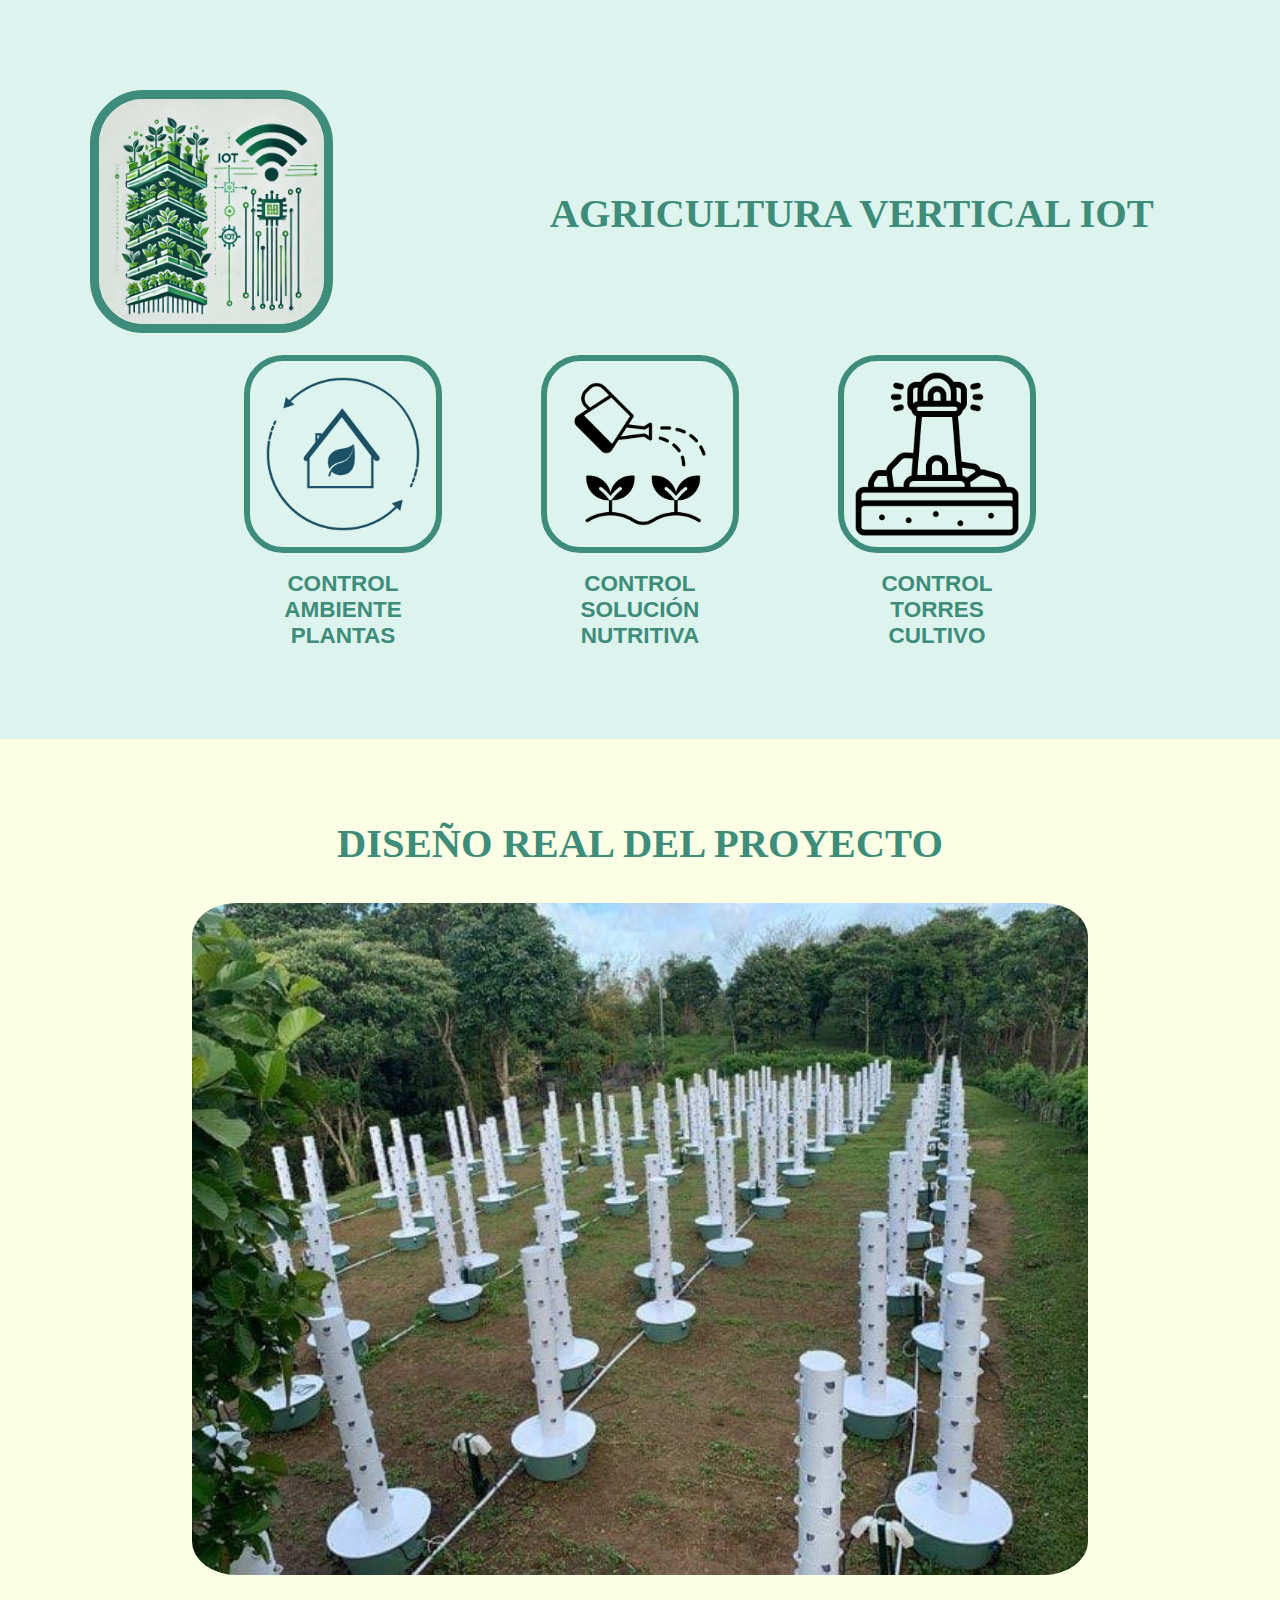
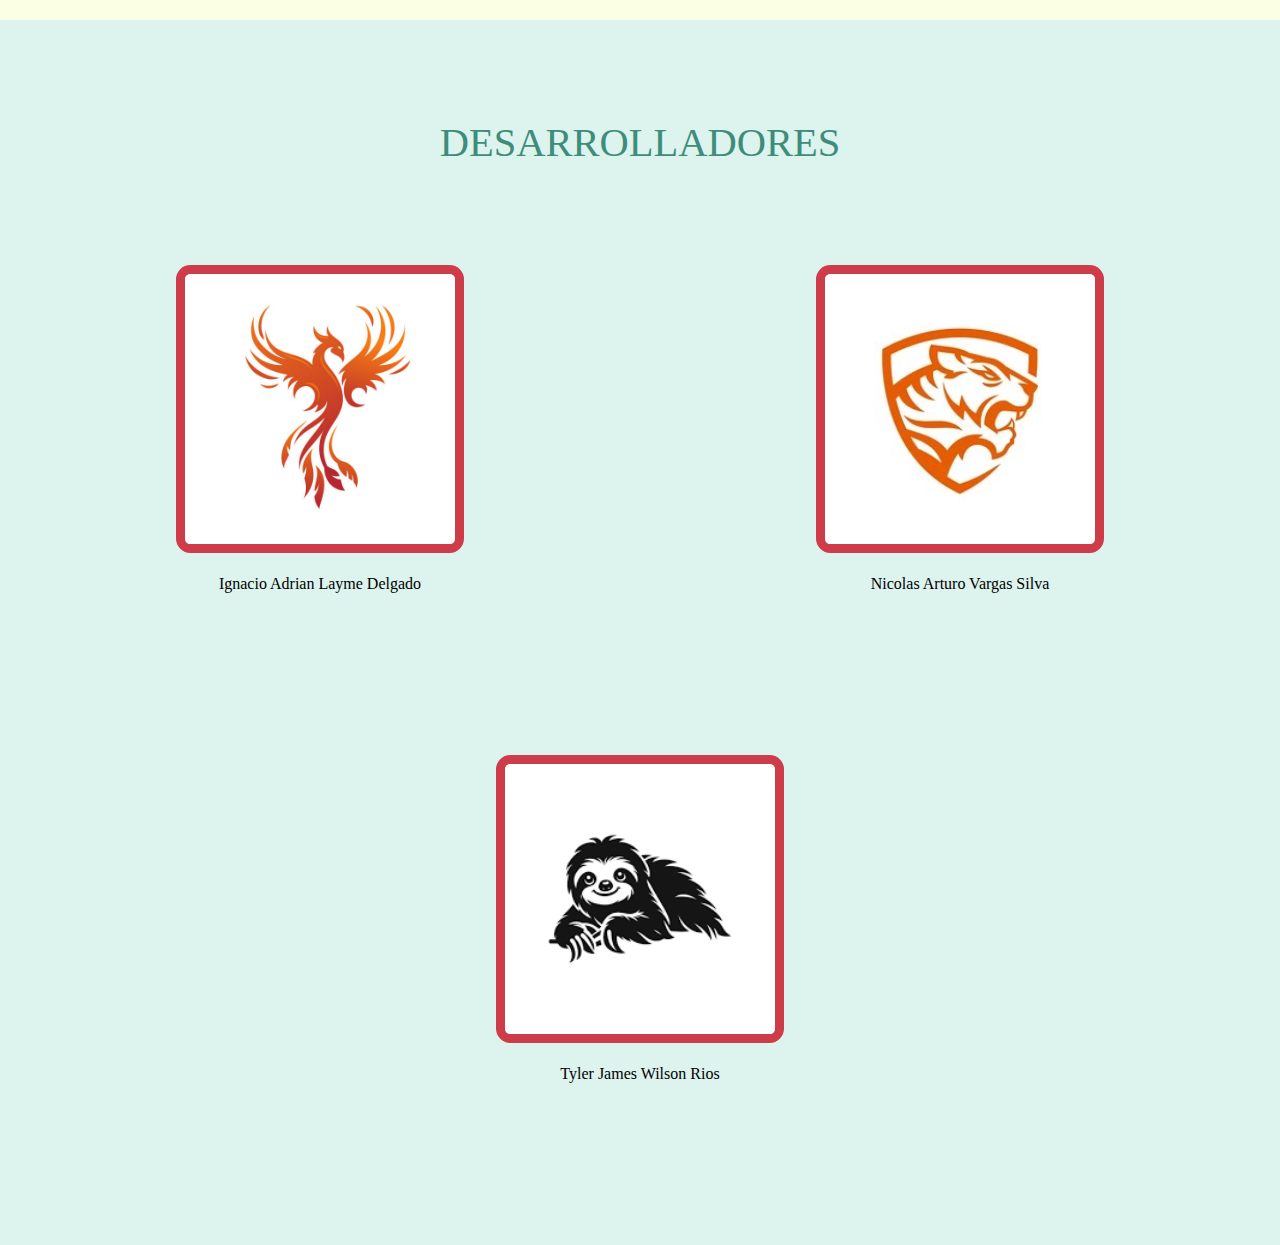
<file: index.html>
<!DOCTYPE html>
<html lang="en">
<head>
    <meta charset="UTF-8">
    <meta name="viewport" content="width=device-width, initial-scale=1.0">
    <title>Agricultura Vertical de Hortalizas con IOT</title>
    <link rel="stylesheet" href="css/styles.css">
    <link rel="stylesheet" href="css/responsive.css">
    <link rel="stylesheet" href="css/index.css">
</head>
<body class="body">
    <header class="header">
        <a href="index.html">
            <img class="header__logo" src="img/logo.webp" alt="Logo">
        </a>
        <a href="index.html">
            <h1 class="header__titulo" >AGRICULTURA VERTICAL IOT</h1>
        </a>
        <nav class="header__menu">
            <ul class="header__menu__lista">
                <li class="header__menu__lista__item">
                    <a class="header__menu__lista__item__a" href="Control_Ambiente.html">
                        <img class="header__img__link" src="img/OP1.png" alt="Control del Ambiente">
                        <span class="header__menu__lista__item__texto">Control <br> Ambiente <br> Plantas</span>
                    </a>
                </li>
                <li class="header__menu__lista__item">
                    <a class="header__menu__lista__item__a" href="Control_Solucion_Nutritiva.html">
                        <img class="header__img__link" src="img/OP2.png" alt="Control de Solución Nutritiva">
                        <span class="header__menu__lista__item__texto">Control <br> Solución <br> Nutritiva</span>
                    </a>
                </li>
                <li class="header__menu__lista__item">
                    <a class="header__menu__lista__item__a" href="Control_Torres_Cultivos.html">
                        <img class="header__img__link" src="img/OP33.png" alt="Control de Torres de Cultivo">
                        <span class="header__menu__lista__item__texto">Control <br> Torres <br> Cultivo</span>
                    </a>
                </li>                
            </ul>
        </nav>       
    </header>

    <!-- Aquí agregas el audio -->
    <audio id="musicaFondo" autoplay loop>
        <source src="audio/PvsZ.mp3" type="audio/mp3">
        <script src="js/Musica.js"></script>
    </audio>

    <main class="main">
        <h2 class="main__titulo">Diseño Real del Proyecto</h2>
        <img class="main__img1" src="img/cultivo vertical.jpeg" alt="hoja">
    </main>

    <footer class="footer">
        <h3 class="footer__desarrolladores">Desarrolladores</h3>
        <div class="footer__imagenes">
            <div class="footer__imagenes__item">
                <a href="https://www.instagram.com/presi_1242/">
                    <img class="footer__img" src="img/fenix.jpg" alt="Desarrollador 1">
                </a>
                <p class="footer__imagenes__item__texto">Ignacio Adrian Layme Delgado</p>
            </div>
            <div class="footer__imagenes__item">
                <a href="https://www.instagram.com/klausjung.011/">
                    <img class="footer__img" src="img/tigre.jpg" alt="Desarrollador 2">
                </a>
                <p class="footer__imagenes__item__texto">Nicolas Arturo Vargas Silva</p>
            </div>
            <div class="footer__imagenes__item">
                <a href="https://www.instagram.com/bolivian_refugee/">
                    <img class="footer__img" src="img/perezoso.png" alt="Desarrollador 3">
                </a>
                <p class="footer__imagenes__item__texto">Tyler James Wilson Rios</p>
            </div>
        </div>
    </footer>
</body>
</html>
</file>
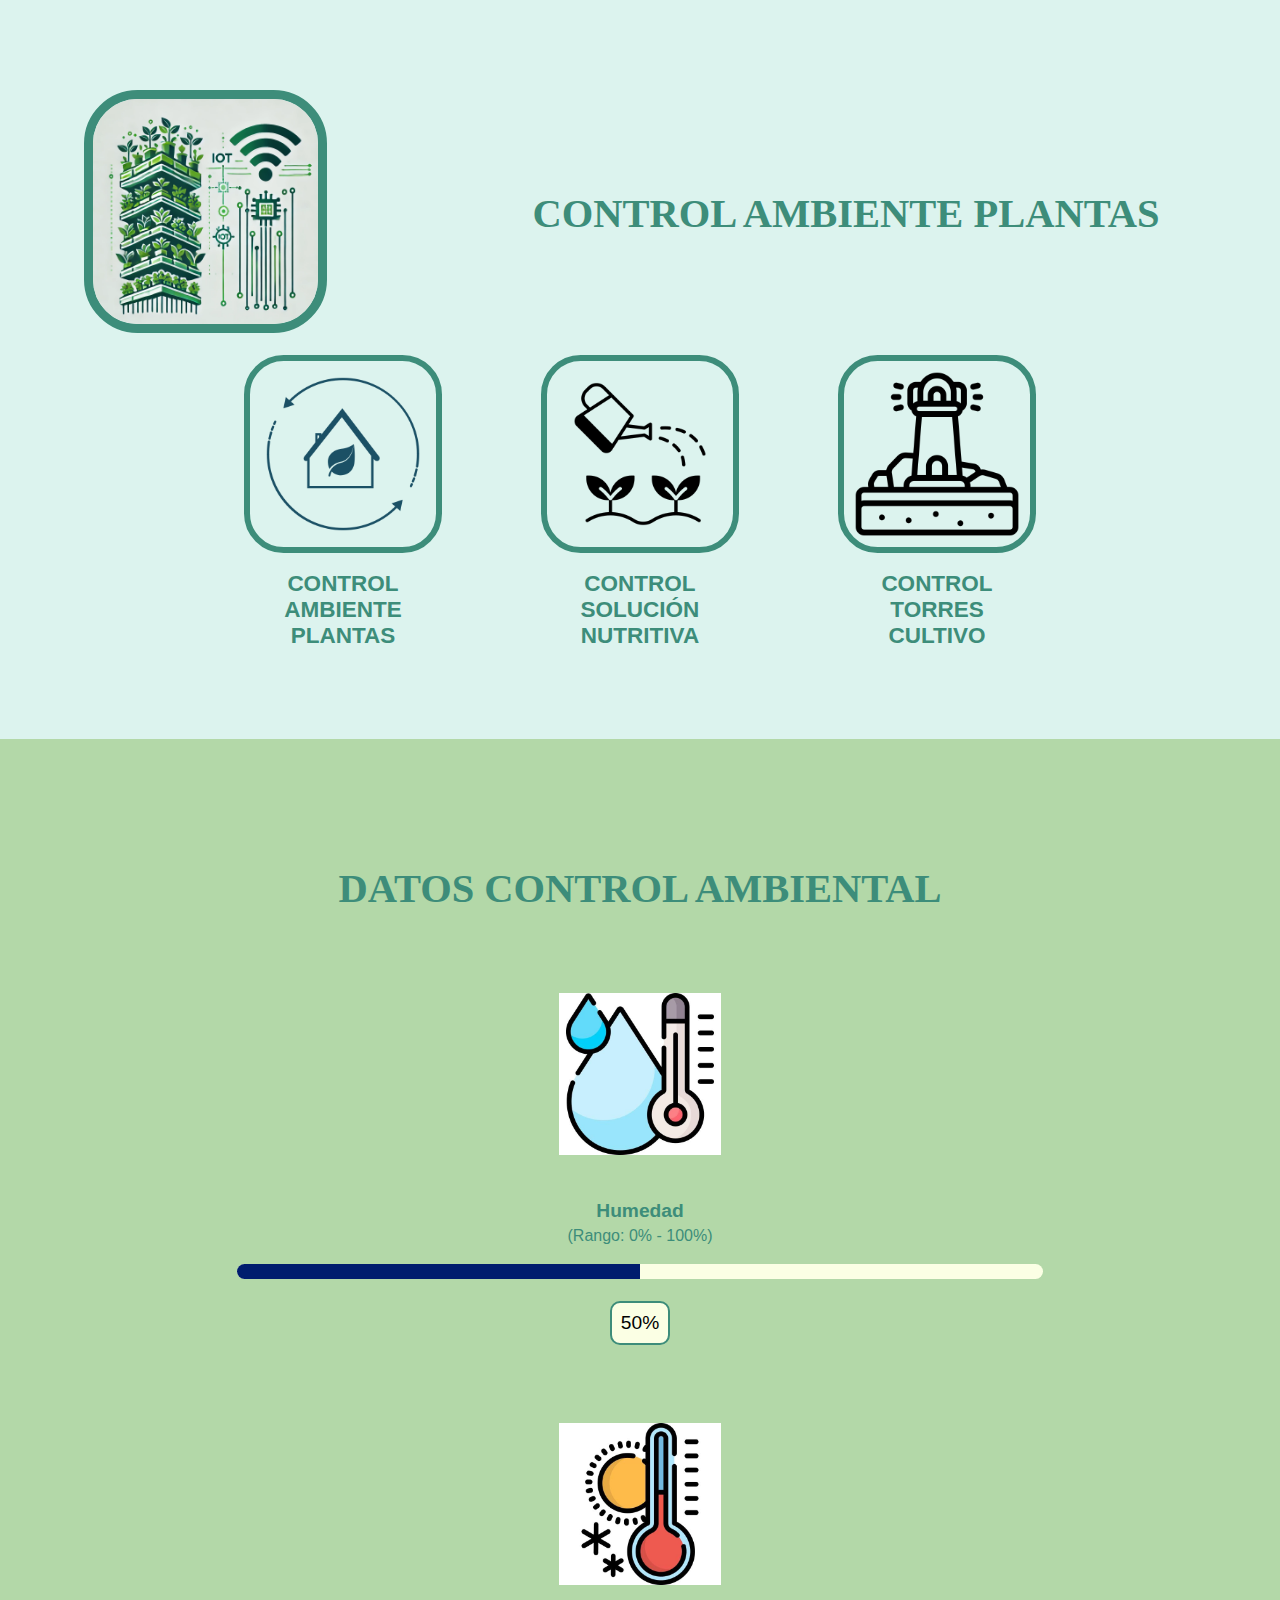
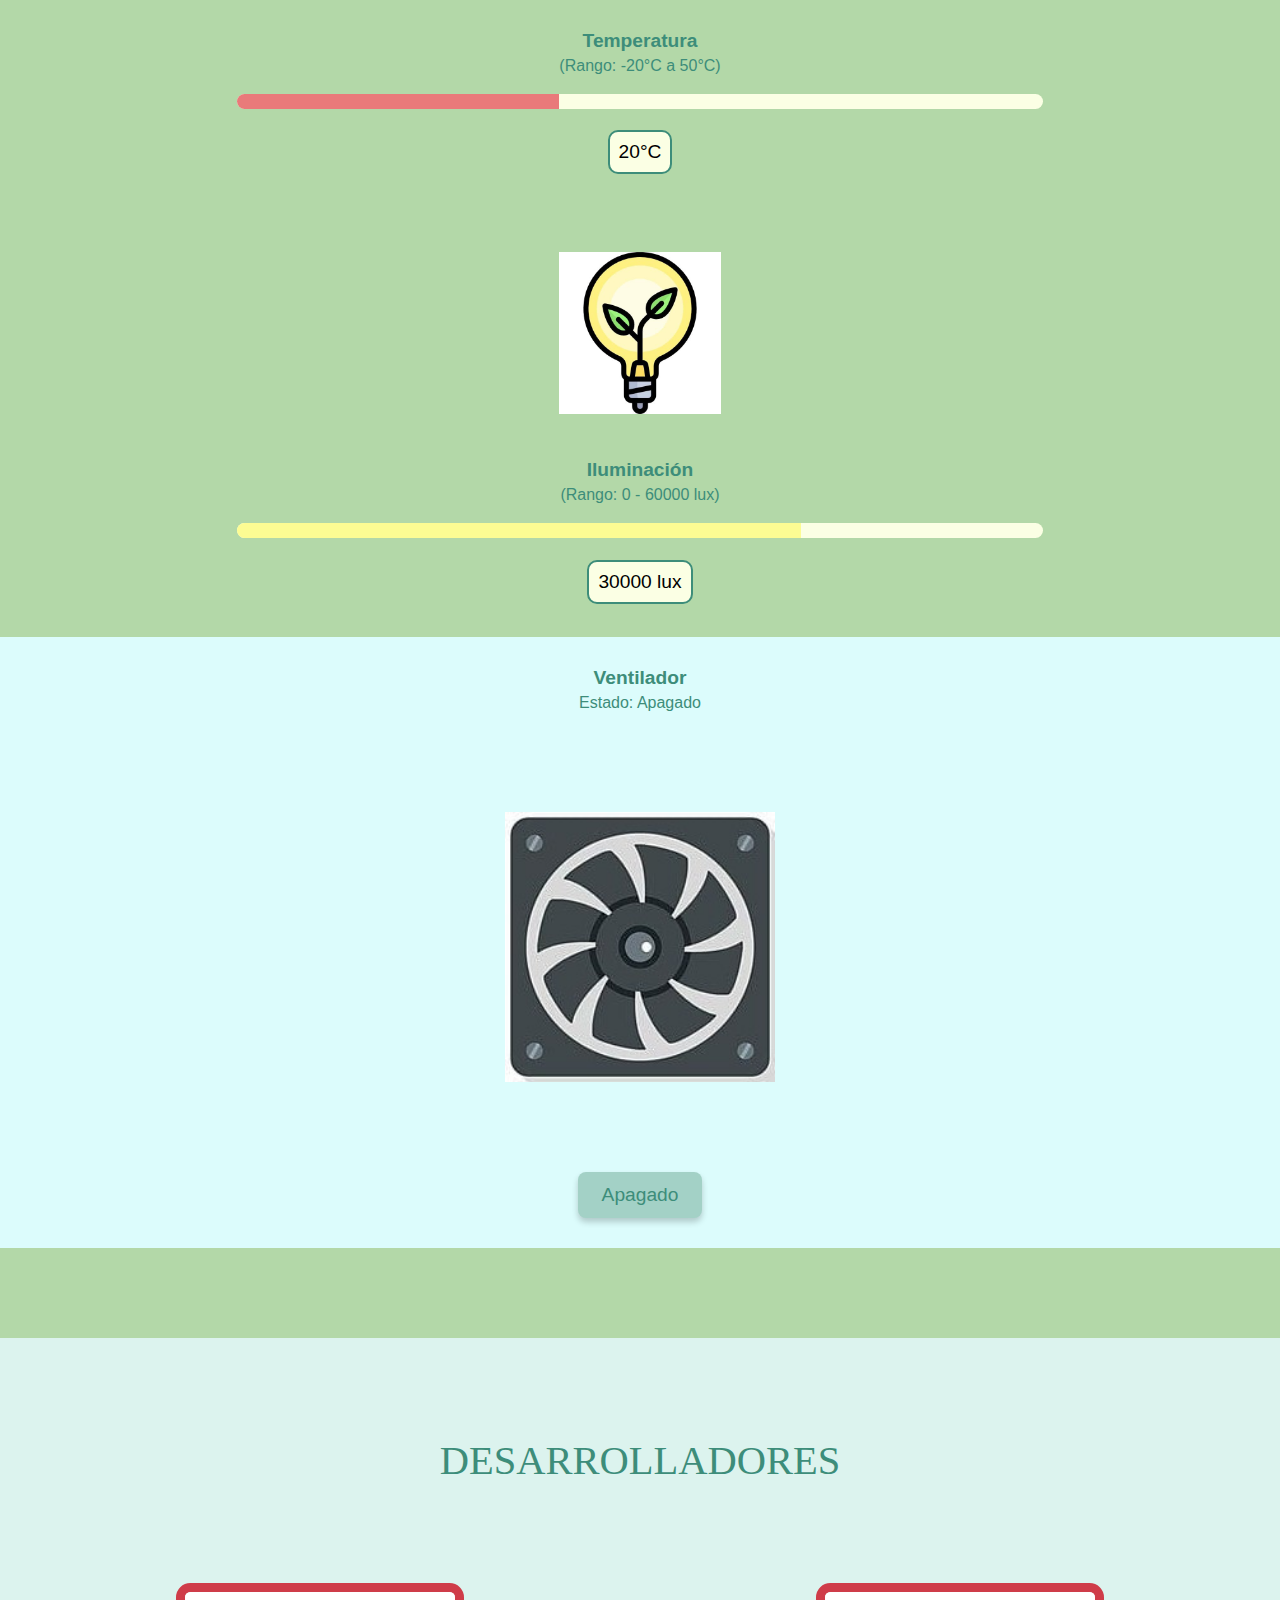
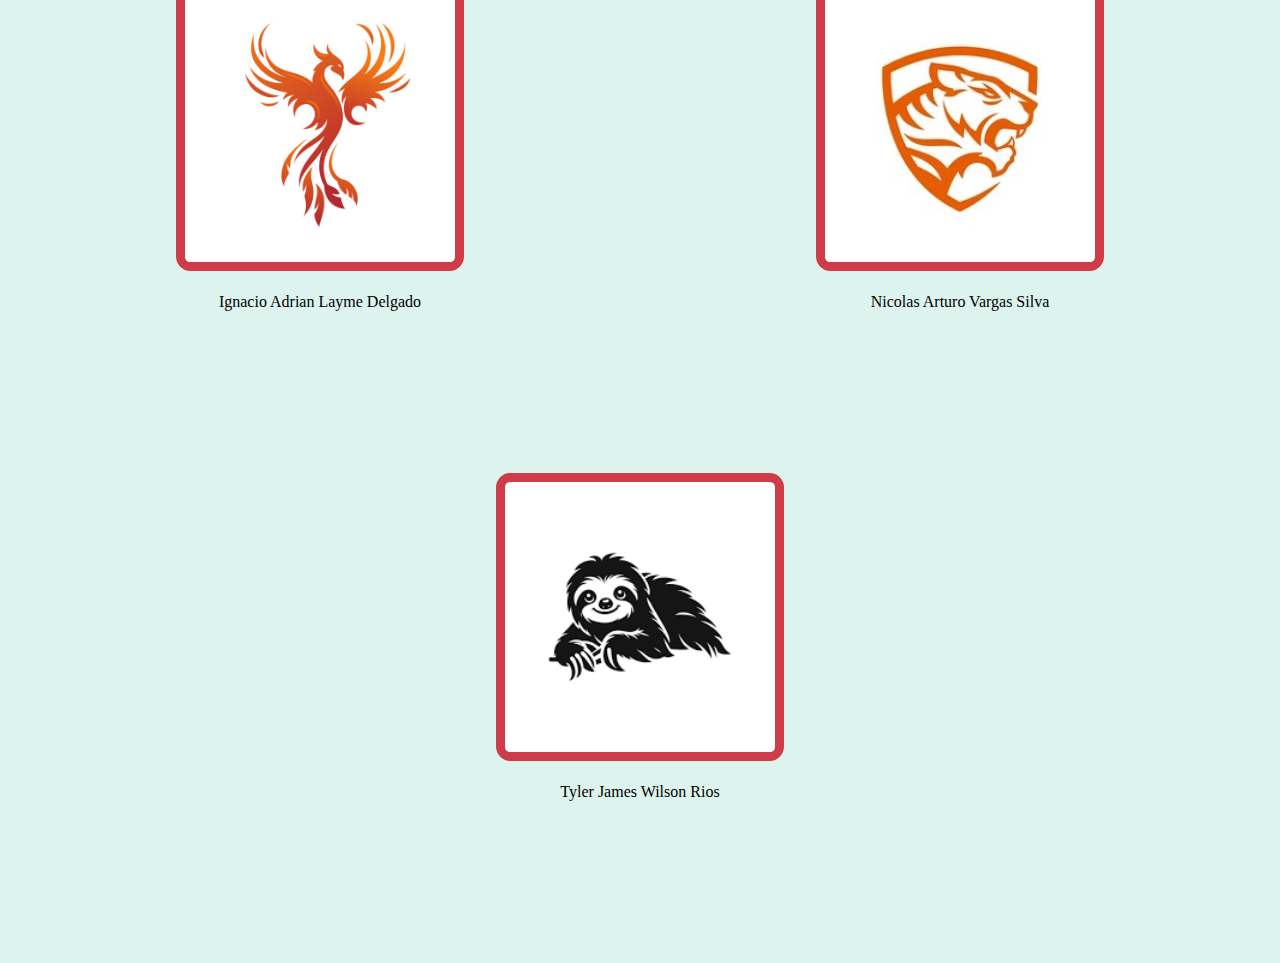
<file: Control_Ambiente.html>
<!DOCTYPE html>
<html lang="en">
<head>
    <meta charset="UTF-8">
    <meta name="viewport" content="width=device-width, initial-scale=1.0">
    <title>Agricultura Vertical de Hortalizas con IOT</title>
    <link rel="stylesheet" href="css/styles.css">
    <link rel="stylesheet" href="css/responsive.css">
    <link rel="stylesheet" href="css/Control_Ambiente.css">
</head>
<body class="body">
    <header class="header">
        <a href="index.html">
            <img class="header__logo" src="img/logo.webp" alt="Logo">
        </a>
        <a href="Control_Ambiente.html">
            <h1 class="header__titulo" >CONTROL AMBIENTE PLANTAS</h1>
        </a>
        <nav class="header__menu">
            <ul class="header__menu__lista">
                <li class="header__menu__lista__item">
                    <a class="header__menu__lista__item__a" href="Control_Ambiente.html">
                        <img class="header__img__link" src="img/OP1.png" alt="Control del Ambiente">
                        <span class="header__menu__lista__item__texto">Control <br> Ambiente <br> Plantas</span>
                    </a>
                </li>
                <li class="header__menu__lista__item">
                    <a class="header__menu__lista__item__a" href="Control_Solucion_Nutritiva.html">
                        <img class="header__img__link" src="img/OP2.png" alt="Control de Solución Nutritiva">
                        <span class="header__menu__lista__item__texto">Control <br> Solución <br> Nutritiva</span>
                    </a>
                </li>
                <li class="header__menu__lista__item">
                    <a class="header__menu__lista__item__a" href="Control_Torres_Cultivos.html">
                        <img class="header__img__link" src="img/OP33.png" alt="Control de Torres de Cultivo">
                        <span class="header__menu__lista__item__texto">Control <br> Torres <br> Cultivo</span>
                    </a>
                </li>                
            </ul>
        </nav>       
    </header>

    <!-- Aquí agregas el audio -->
    <audio id="musicaFondo" autoplay loop>
        <source src="audio/PvsZ.mp3" type="audio/mp3">
        <script src="js/Musica.js"></script>
    </audio>

    <main class="main">
        <h2 class="main__titulo">DATOS CONTROL AMBIENTAL</h2>
    
        <div class="sensor">
            <img class="sensor__img" src="img/humedad.jpeg" alt="Humedad">
            <div class="sensor__info">
                <h3 class="sensor__titulo">Humedad</h3>
                <p class="sensor__rango">(Rango: 0% - 100%)</p>
                <div class="barra">
                    <div class="progreso humedad"></div>
                </div>
                <span class="valores">50%</span>
            </div>
        </div>
    
        <div class="sensor">
            <img class="sensor__img" src="img/temperaturar.jpeg" alt="Temperatura">
            <div class="sensor__info">
                <h3 class="sensor__titulo">Temperatura</h3>
                <p class="sensor__rango">(Rango: -20°C a 50°C)</p>
                <div class="barra">
                    <div class="progreso temperatura"></div>
                </div>
                <span class="valores">20°C</span>
            </div>
        </div>
    
        <div class="sensor">
            <img class="sensor__img" src="img/luminosidad.jpeg" alt="Iluminación">
            <div class="sensor__info">
                <h3 class="sensor__titulo">Iluminación</h3>
                <p class="sensor__rango">(Rango: 0 - 60000 lux)</p>
                <div class="barra">
                    <div class="progreso iluminacion"></div>
                </div>
                <span class="valores">30000 lux</span>
            </div>
        </div>
    
        <div class="ventilador">
            <h3 class="sensor__titulo">Ventilador</h3>
            <p class="sensor__rango">Estado: <span id="fanStatus">Apagado</span></p>
            <img class="ventilador__img" src="img/ventilador.jpeg" alt="Ventilador" class="fan">
            <button id="toggleFan">Apagado</button>
        </div>
    </main>        

    <footer class="footer">
        <h3 class="footer__desarrolladores">Desarrolladores</h3>
        <div class="footer__imagenes">
            <div class="footer__imagenes__item">
                <a href="https://www.instagram.com/presi_1242/">
                    <img class="footer__img" src="img/fenix.jpg" alt="Desarrollador 1">
                </a>
                <p class="footer__imagenes__item__texto">Ignacio Adrian Layme Delgado</p>
            </div>
            <div class="footer__imagenes__item">
                <a href="https://www.instagram.com/klausjung.011/">
                    <img class="footer__img" src="img/tigre.jpg" alt="Desarrollador 2">
                </a>
                <p class="footer__imagenes__item__texto">Nicolas Arturo Vargas Silva</p>
            </div>
            <div class="footer__imagenes__item">
                <a href="https://www.instagram.com/bolivian_refugee/">
                    <img class="footer__img" src="img/perezoso.png" alt="Desarrollador 3">
                </a>
                <p class="footer__imagenes__item__texto">Tyler James Wilson Rios</p>
            </div>
        </div>
    </footer>
    <script src="js/Control_Ambente.js"></script>
</body>
</html>
</file>
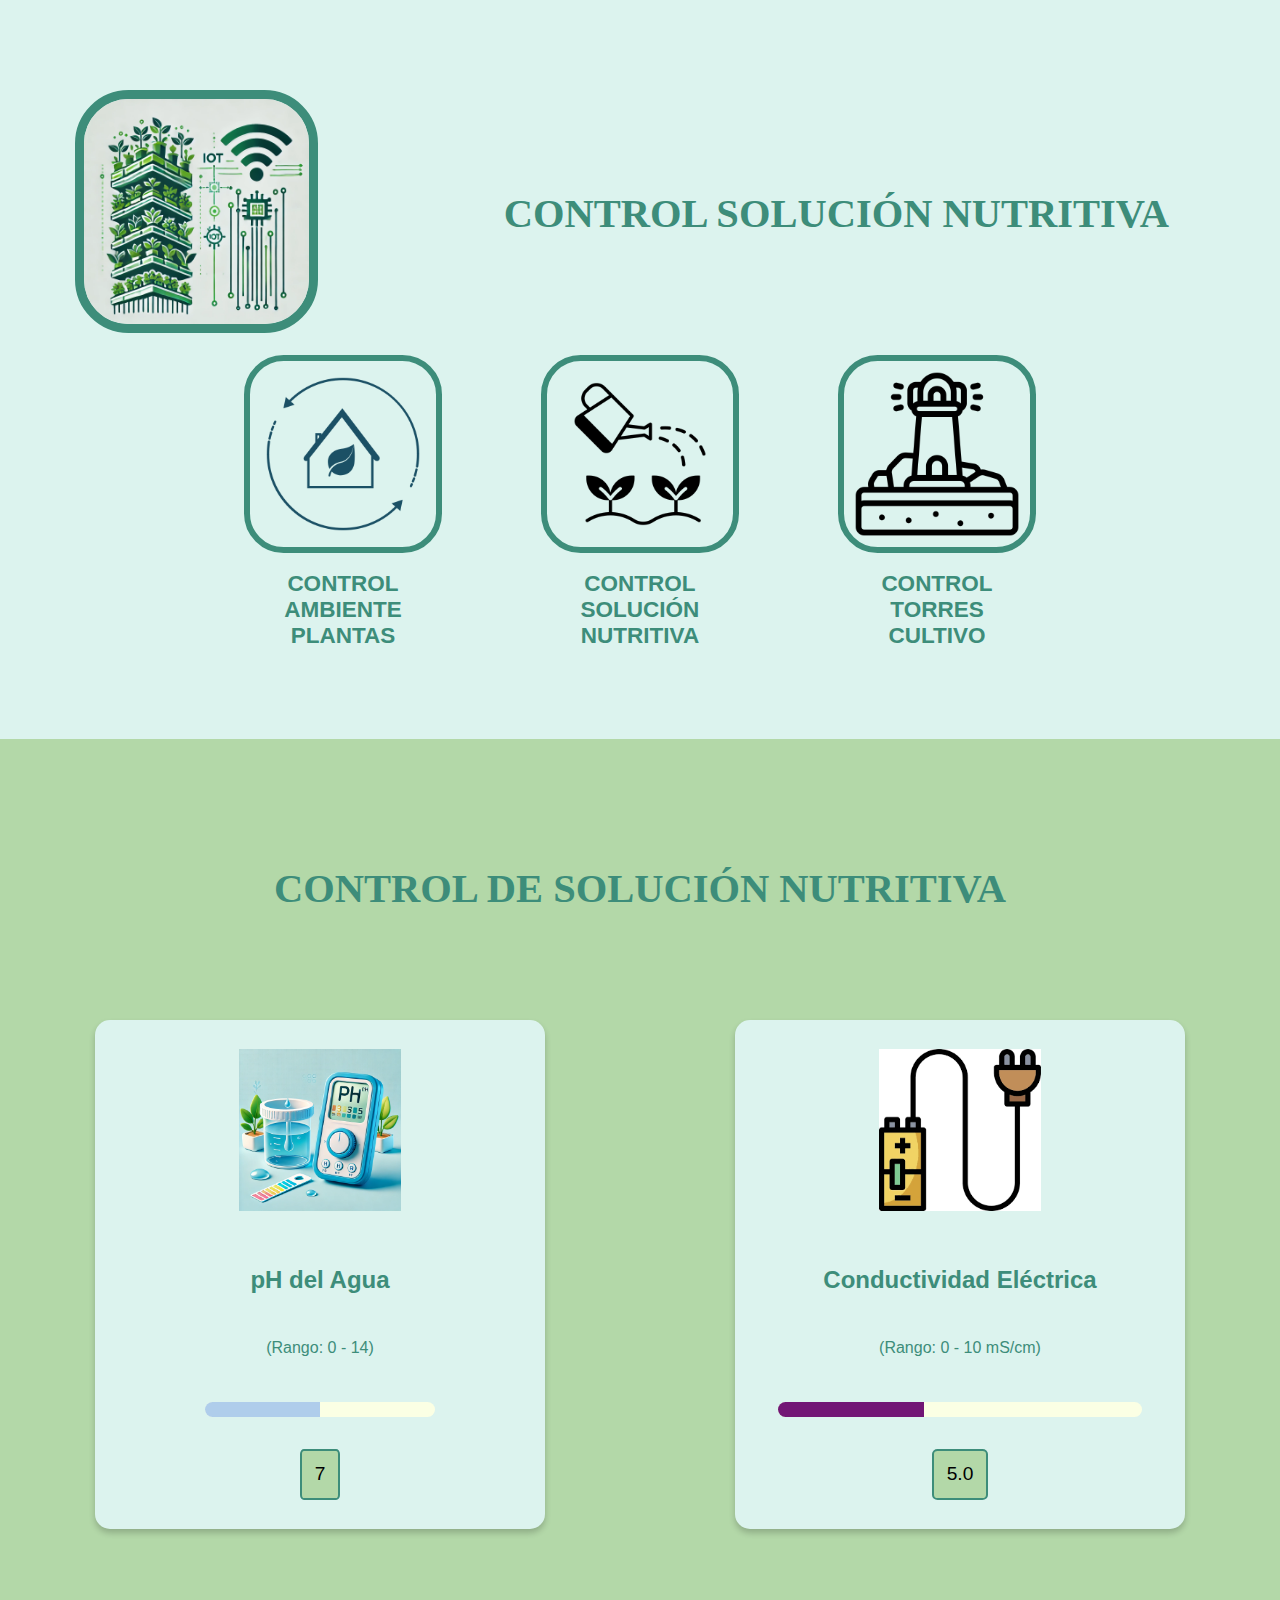
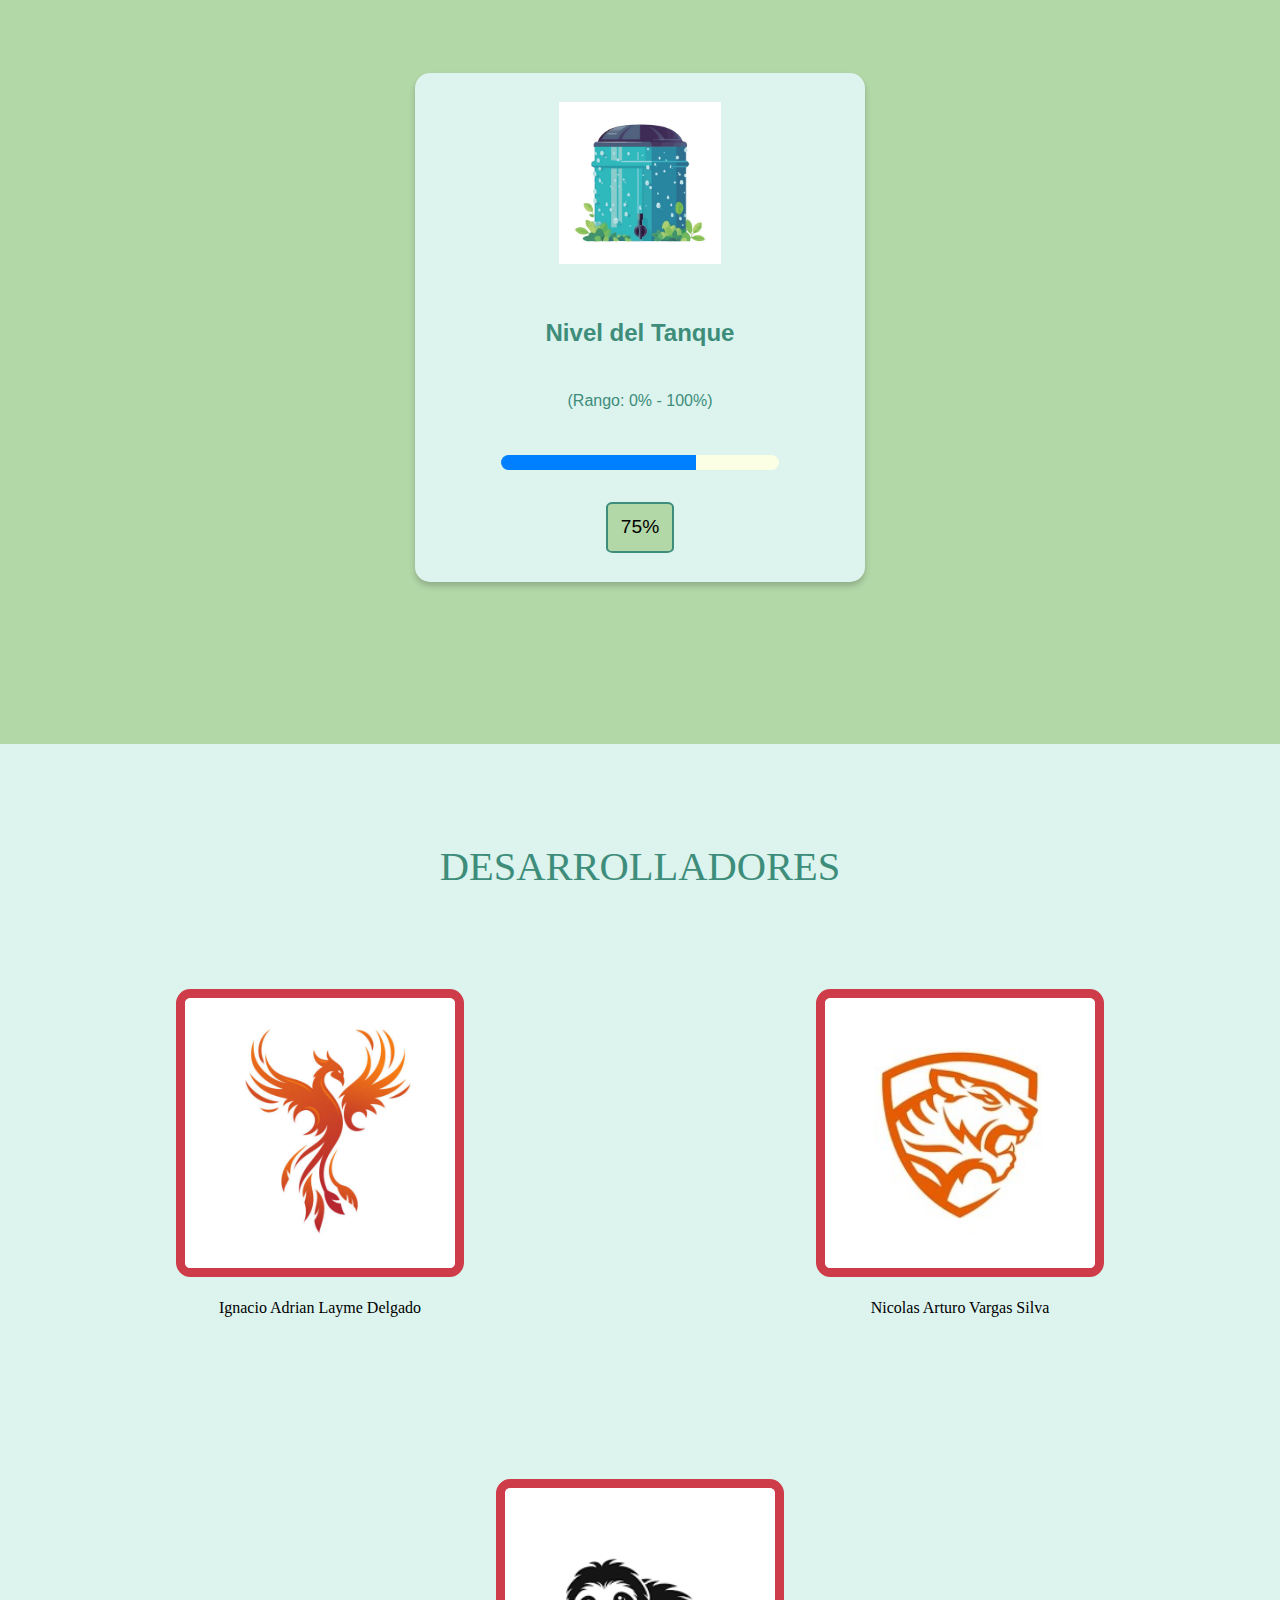
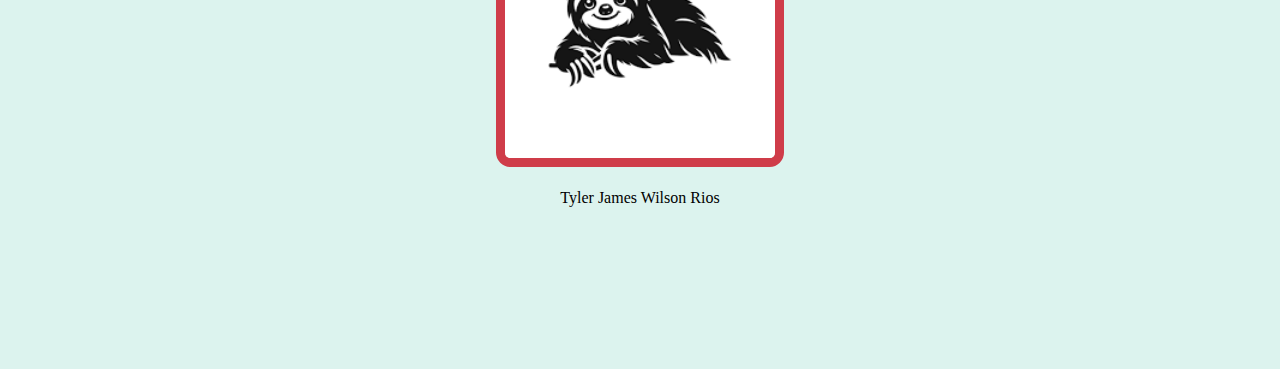
<file: Control_Solucion_Nutritiva.html>
<!DOCTYPE html>
<html lang="en">
<head>
    <meta charset="UTF-8">
    <meta name="viewport" content="width=device-width, initial-scale=1.0">
    <title>Agricultura Vertical de Hortalizas con IOT</title>
    <link rel="stylesheet" href="css/styles.css">
    <link rel="stylesheet" href="css/responsive.css">
    <link rel="stylesheet" href="css/Control_Solucion_Nutritiva.css">
</head>
<body class="body">
    <header class="header">
        <a href="index.html">
            <img class="header__logo" src="img/logo.webp" alt="Logo">
        </a>
        <a href="Control_Solucion_Nutritiva.html">
            <h1 class="header__titulo" >CONTROL SOLUCIÓN NUTRITIVA</h1>
        </a>
        <nav class="header__menu">
            <ul class="header__menu__lista">
                <li class="header__menu__lista__item">
                    <a class="header__menu__lista__item__a" href="Control_Ambiente.html">
                        <img class="header__img__link" src="img/OP1.png" alt="Control del Ambiente">
                        <span class="header__menu__lista__item__texto">Control <br> Ambiente <br> Plantas</span>
                    </a>
                </li>
                <li class="header__menu__lista__item">
                    <a class="header__menu__lista__item__a" href="Control_Solucion_Nutritiva.html">
                        <img class="header__img__link" src="img/OP2.png" alt="Control de Solución Nutritiva">
                        <span class="header__menu__lista__item__texto">Control <br> Solución <br> Nutritiva</span>
                    </a>
                </li>
                <li class="header__menu__lista__item">
                    <a class="header__menu__lista__item__a" href="Control_Torres_Cultivos.html">
                        <img class="header__img__link" src="img/OP33.png" alt="Control de Torres de Cultivo">
                        <span class="header__menu__lista__item__texto">Control <br> Torres <br> Cultivo</span>
                    </a>
                </li>                
            </ul>
        </nav>       
    </header>

    <!-- Aquí agregas el audio -->
    <audio id="musicaFondo" autoplay loop>
        <source src="audio/PvsZ.mp3" type="audio/mp3">
        <script src="js/Musica.js"></script>
    </audio>

    <main class="main">
        <h2 class="main__titulo">CONTROL DE SOLUCIÓN NUTRITIVA</h2>
    
        <div class="main__sensor">
            <div class="sensor">
                <img src="img/PH agua.webp" alt="pH del Agua">
                <div class="sensor__info">
                    <h3 class="sensor__titulo">pH del Agua</h3>
                    <p class="sensor__rango">(Rango: 0 - 14)</p>
                    <div class="barra">
                        <div class="progreso ph"></div>
                    </div>
                    <span class="valores" id="phValor">7</span>
                </div>
            </div>
        
            <div class="sensor">
                <img src="img/Conductividad Electrica.png" alt="Conductividad Eléctrica">
                <div class="sensor__info">
                    <h3 class="sensor__titulo">Conductividad Eléctrica</h3>
                    <p class="sensor__rango">(Rango: 0 - 10 mS/cm)</p>
                    <div class="barra">
                        <div class="progreso conductividad"></div>
                    </div>
                    <span class="valores" id="conductividadValor">5.0</span>
                </div>
            </div>
        
            <div class="sensor">
                <img src="img/tanque agua.jpg" alt="Nivel del Tanque">
                <div class="sensor__info">
                    <h3 class="sensor__titulo">Nivel del Tanque</h3>
                    <p class="sensor__rango">(Rango: 0% - 100%)</p>
                    <div class="barra">
                        <div class="progreso nivel"></div>
                    </div>
                    <span class="valores" id="nivelValor">75%</span>
                </div>
            </div>
        </div>
    </main>    

    <footer class="footer">
        <h3 class="footer__desarrolladores">Desarrolladores</h3>
        <div class="footer__imagenes">
            <div class="footer__imagenes__item">
                <a href="https://www.instagram.com/presi_1242/">
                    <img class="footer__img" src="img/fenix.jpg" alt="Desarrollador 1">
                </a>
                <p class="footer__imagenes__item__texto">Ignacio Adrian Layme Delgado</p>
            </div>
            <div class="footer__imagenes__item">
                <a href="https://www.instagram.com/klausjung.011/">
                    <img class="footer__img" src="img/tigre.jpg" alt="Desarrollador 2">
                </a>
                <p class="footer__imagenes__item__texto">Nicolas Arturo Vargas Silva</p>
            </div>
            <div class="footer__imagenes__item">
                <a href="https://www.instagram.com/bolivian_refugee/">
                    <img class="footer__img" src="img/perezoso.png" alt="Desarrollador 3">
                </a>
                <p class="footer__imagenes__item__texto">Tyler James Wilson Rios</p>
            </div>
        </div>
    </footer>
    <script src="js/Control_Solucion_Nutritiva.js"></script>
</body>
</html>
</file>
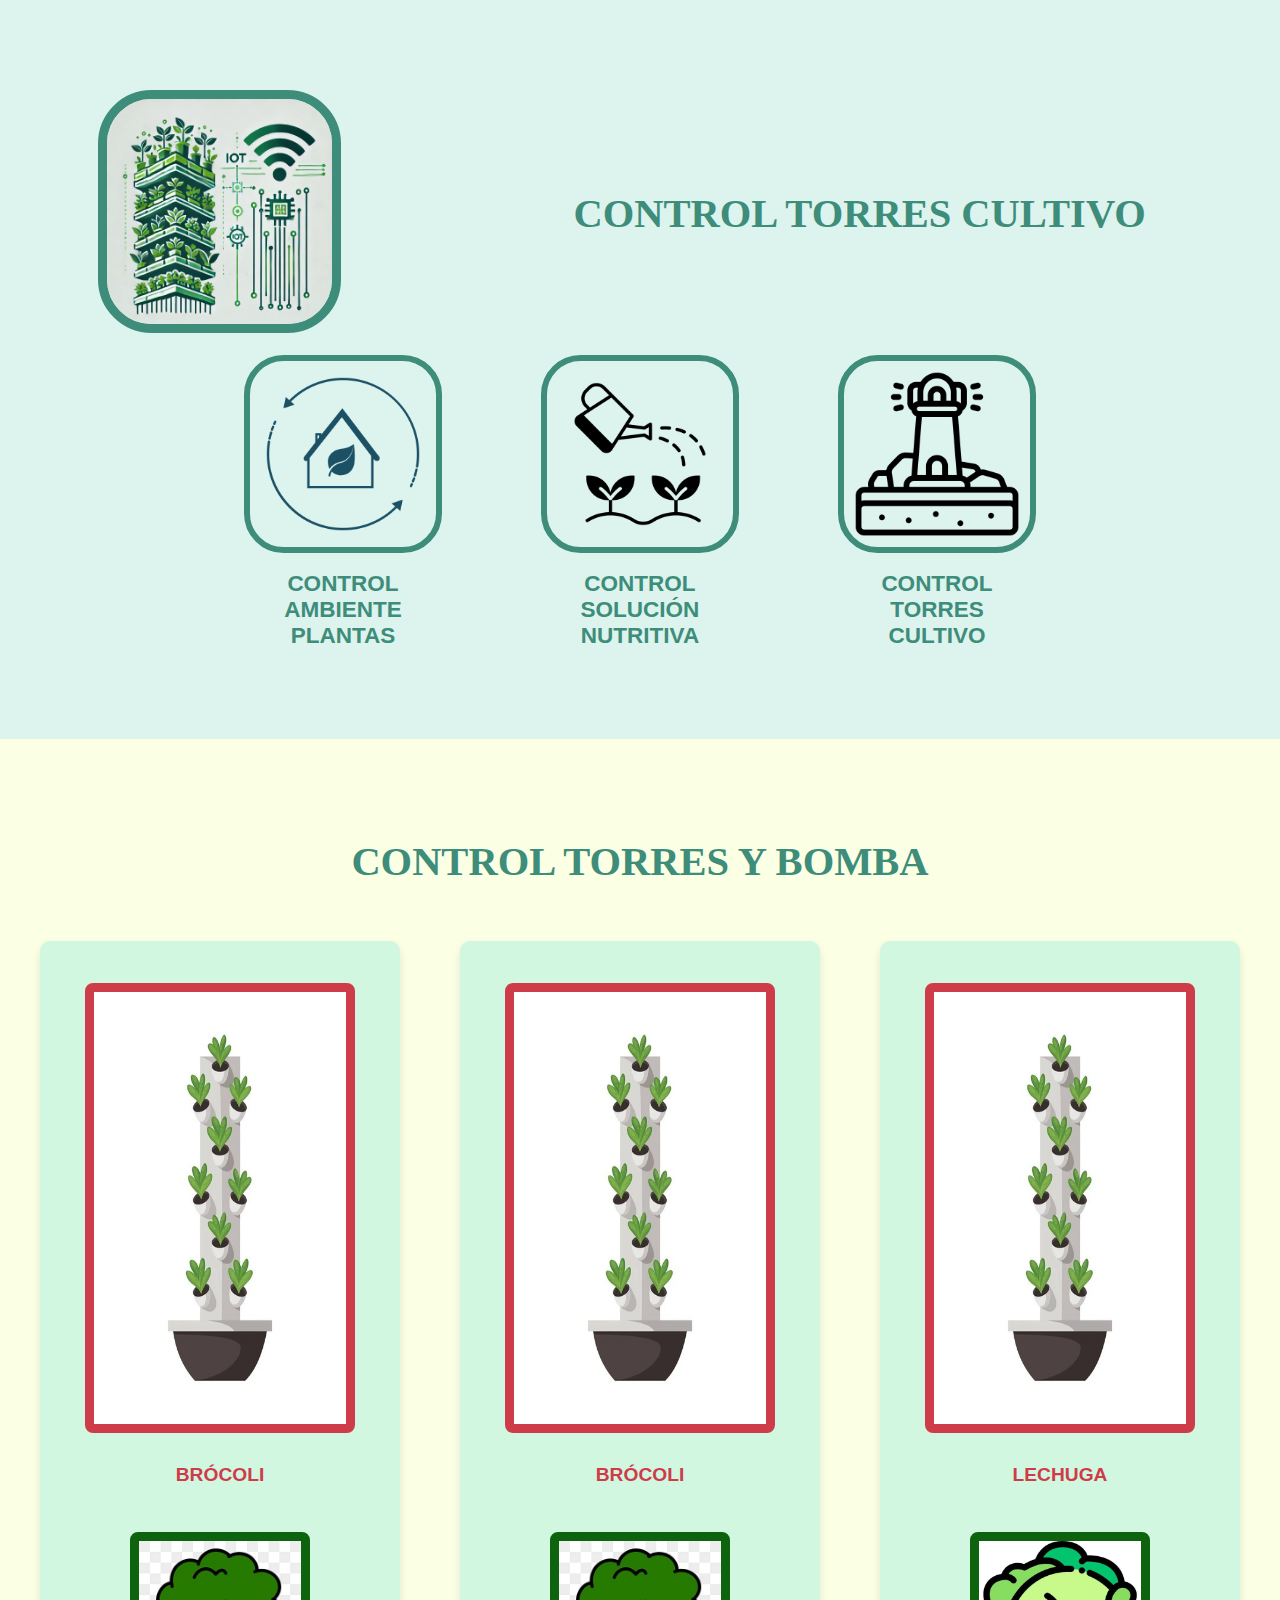
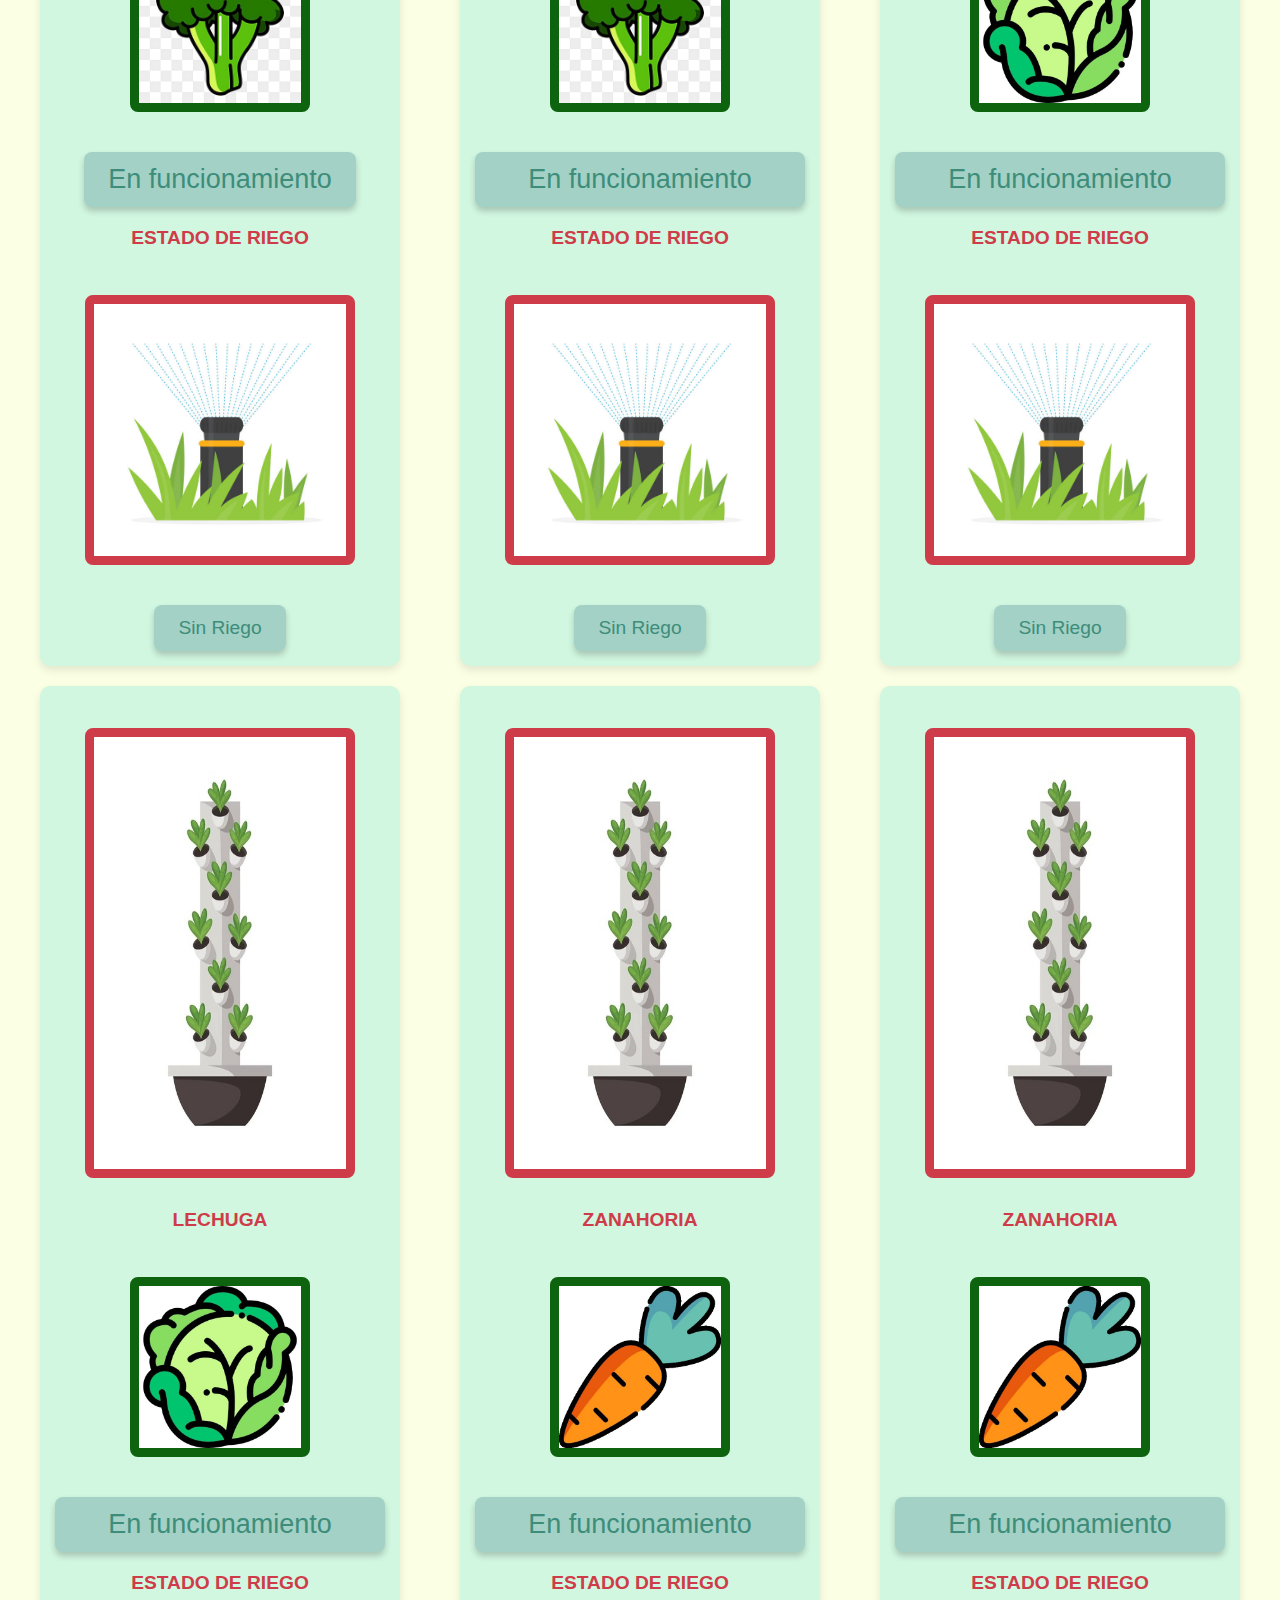
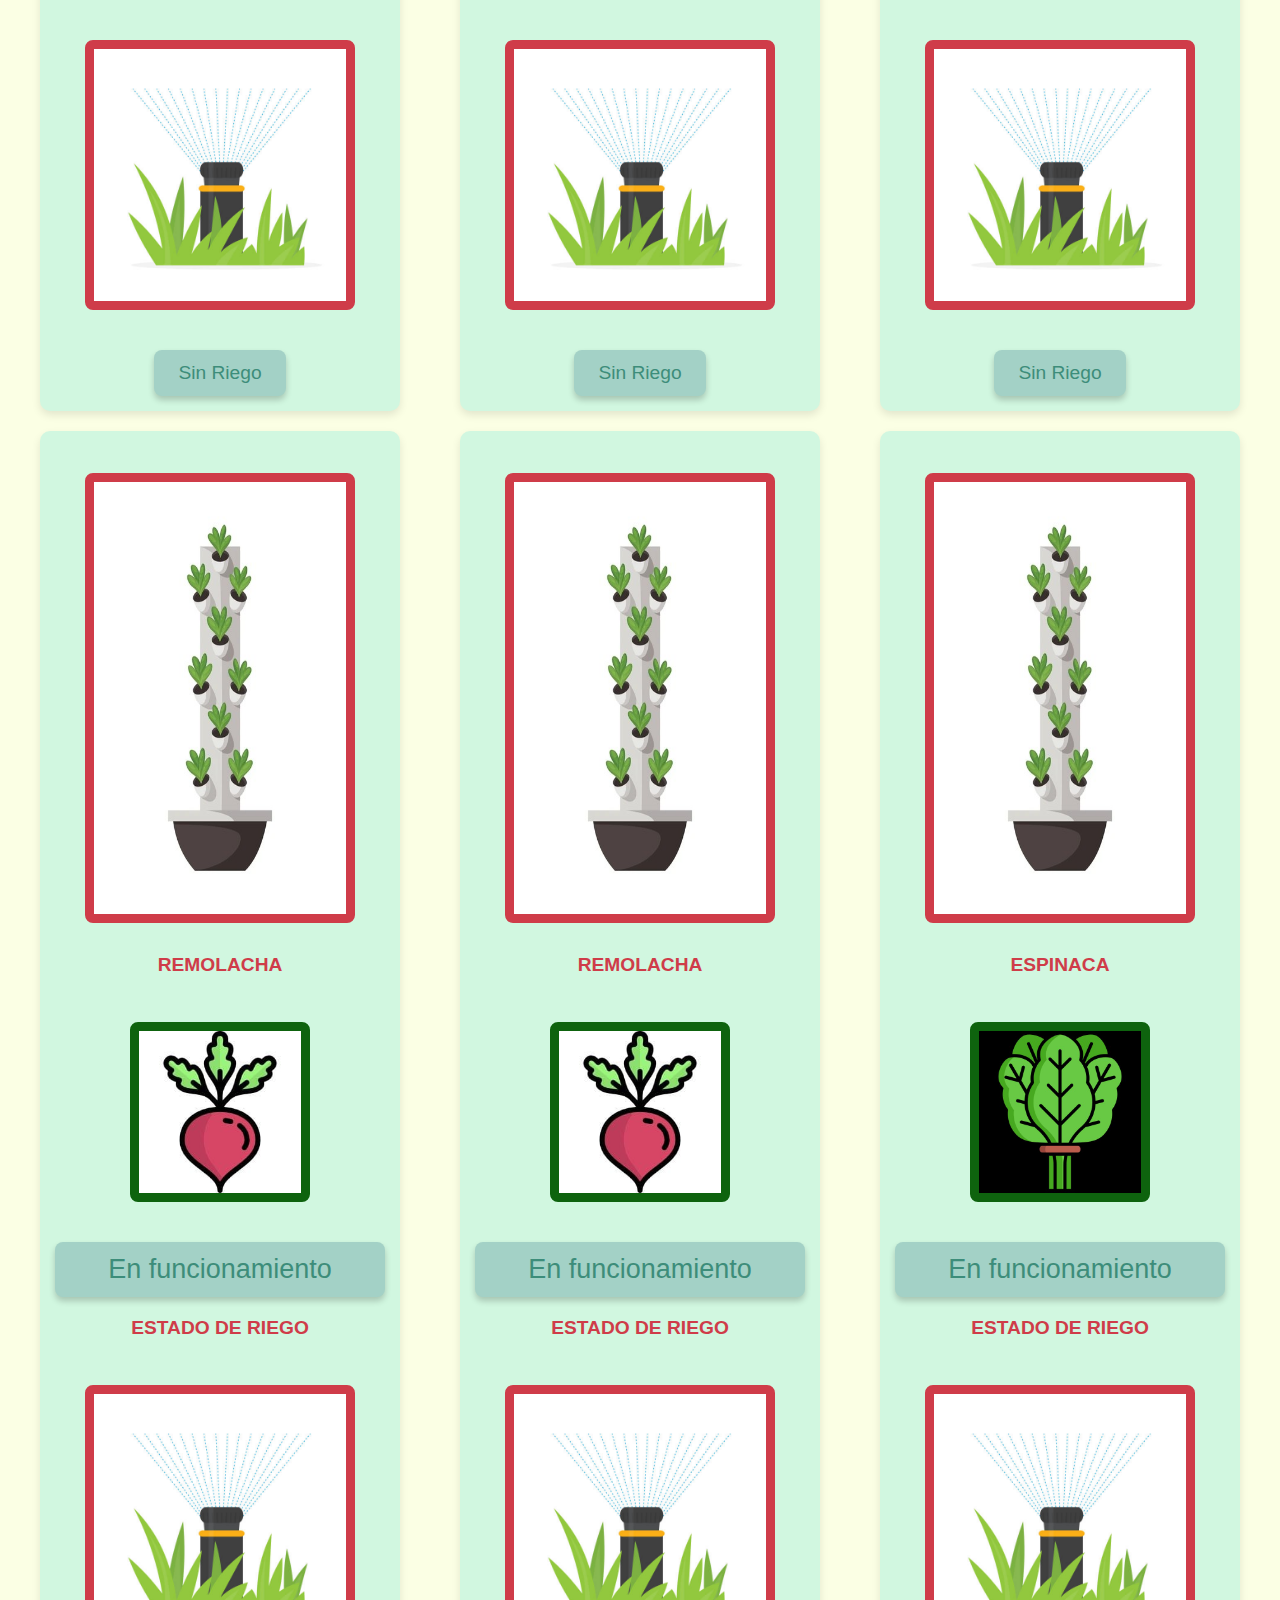
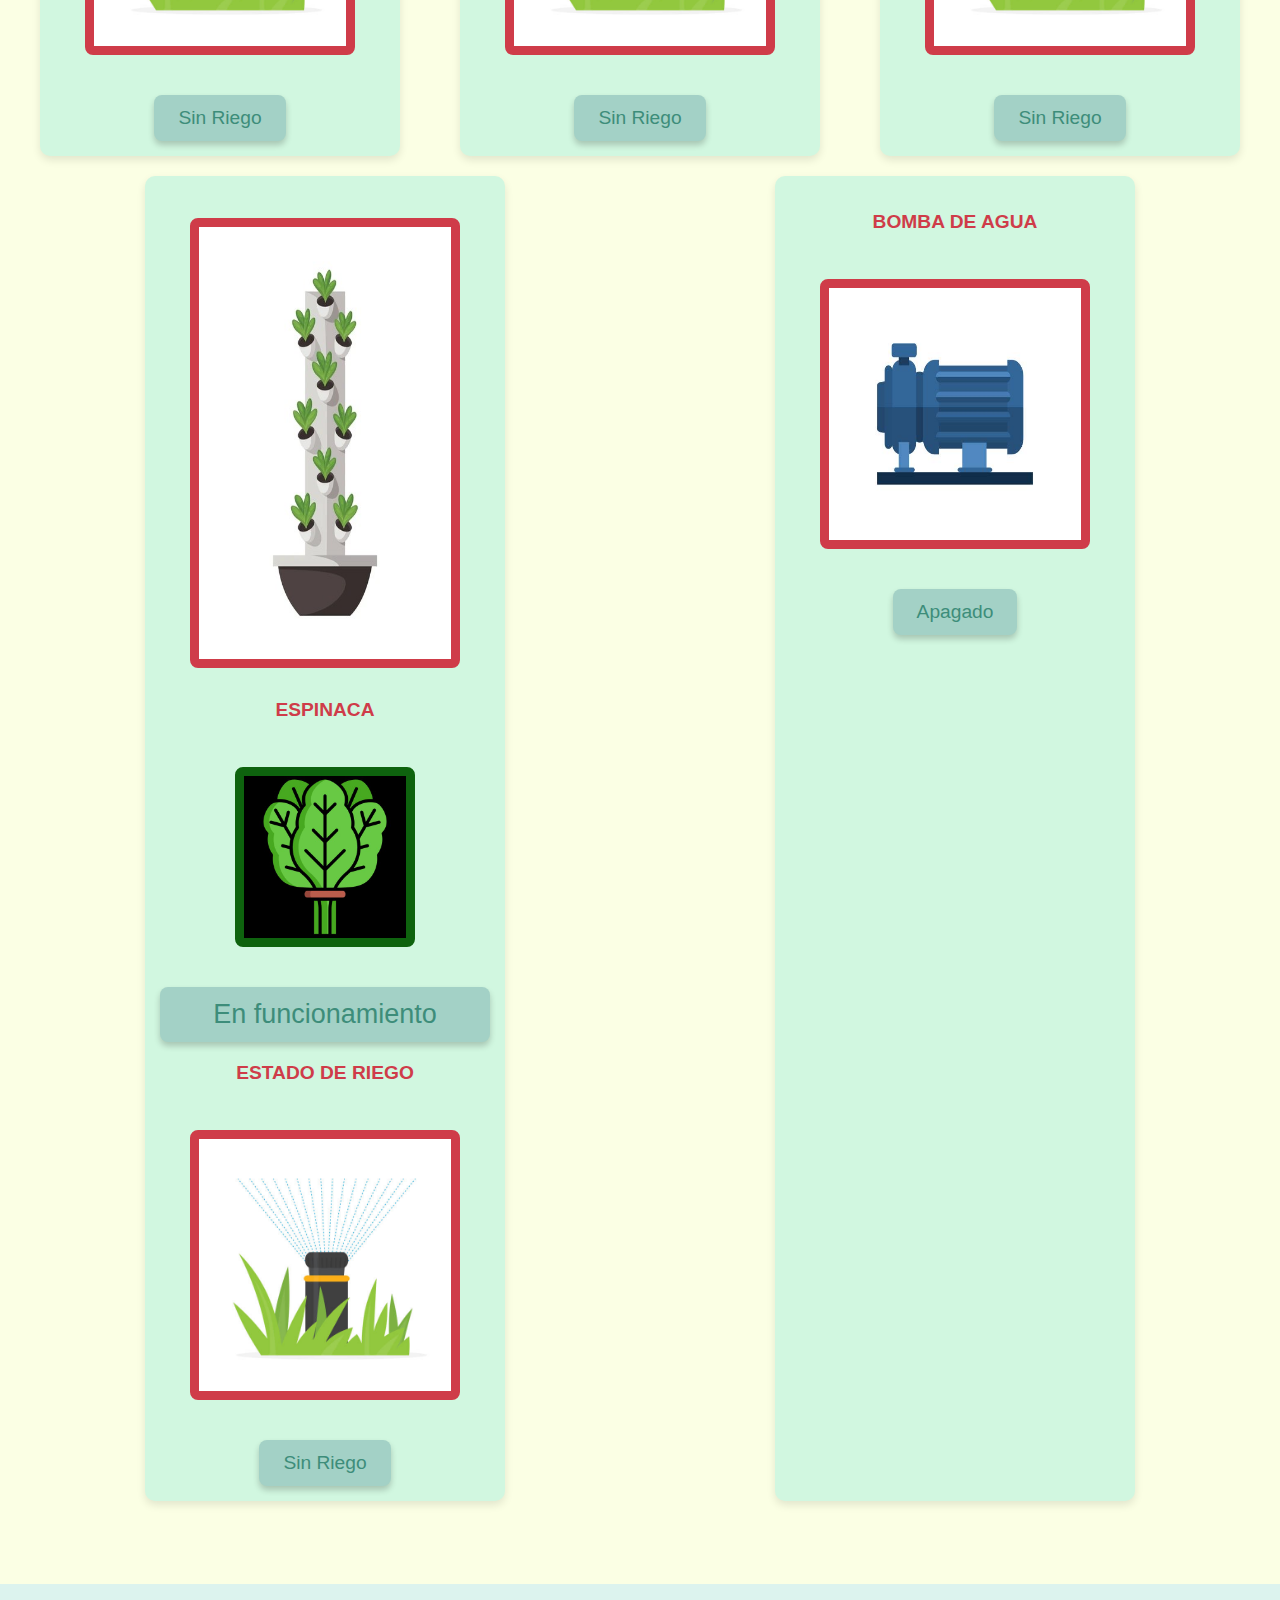
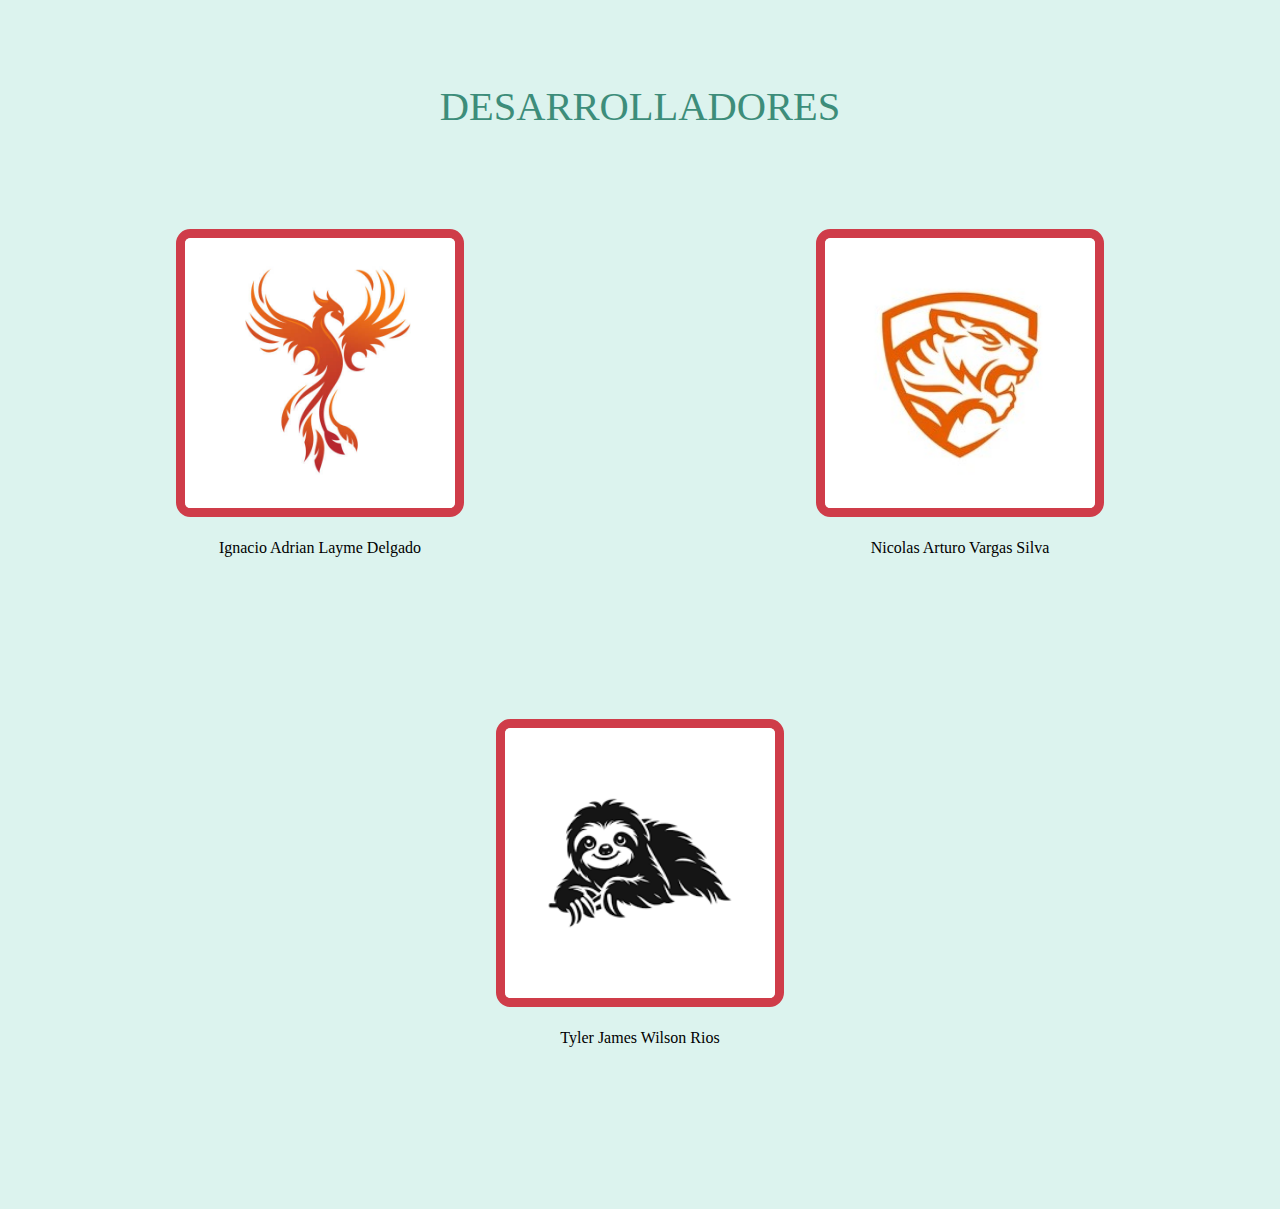
<file: Control_Torres_Cultivos.html>
<!DOCTYPE html>
<html lang="en">
<head>
    <meta charset="UTF-8">
    <meta name="viewport" content="width=device-width, initial-scale=1.0">
    <title>Agricultura Vertical de Hortalizas con IOT</title>
    <link rel="stylesheet" href="css/styles.css">
    <link rel="stylesheet" href="css/responsive.css">
    <link rel="stylesheet" href="css/Control_Torres_Cultivo.css">
</head>
<body class="body">
    <header class="header">
        <a href="index.html">
            <img class="header__logo" src="img/logo.webp" alt="Logo">
        </a>
        <a href="Control_Torres_Cultivos.html">
            <h1 class="header__titulo" >CONTROL TORRES CULTIVO</h1>
        </a>
        <nav class="header__menu">
            <ul class="header__menu__lista">
                <li class="header__menu__lista__item">
                    <a class="header__menu__lista__item__a" href="Control_Ambiente.html">
                        <img class="header__img__link" src="img/OP1.png" alt="Control del Ambiente">
                        <span class="header__menu__lista__item__texto">Control <br> Ambiente <br> Plantas</span>
                    </a>
                </li>
                <li class="header__menu__lista__item">
                    <a class="header__menu__lista__item__a" href="Control_Solucion_Nutritiva.html">
                        <img class="header__img__link" src="img/OP2.png" alt="Control de Solución Nutritiva">
                        <span class="header__menu__lista__item__texto">Control <br> Solución <br> Nutritiva</span>
                    </a>
                </li>
                <li class="header__menu__lista__item">
                    <a class="header__menu__lista__item__a" href="Control_Torres_Cultivos.html">
                        <img class="header__img__link" src="img/OP33.png" alt="Control de Torres de Cultivo">
                        <span class="header__menu__lista__item__texto">Control <br> Torres <br> Cultivo</span>
                    </a>
                </li>                
            </ul>
        </nav>       
    </header>

    <!-- Aquí agregas el audio -->
    <audio id="musicaFondo" autoplay loop>
        <source src="audio/PvsZ.mp3" type="audio/mp3">
        <script src="js/Musica.js"></script>
    </audio>

    <main class="main">
        <h2 class="main__titulo">CONTROL TORRES y BOMBA</h2>
    
        <div class="icards-container">
            <!-- Icard Torre Papa 1 -->
            <div class="icard">
                <img src="img/torre cultivo.jpeg" alt="Torre Papa" class="icard__imagen">
                <p class="icard__texto">Brócoli</p>
                <img src="img/brocoli.jpeg" alt="Verdura Papa" class="icard__verdura">
                <button class="icard__estado" id="estadoPapa1">En funcionamiento</button>
                <!-- Nuevo Fichaje -->
                <h3 class="icard__titulo">Estado de Riego</h3>
                <img src="img/riego.jpg" alt="riego" class="icard__imagen__extra">
                <button class="toggle-btn1 toggle-riego">Sin Riego</button>
            </div>
    
            <!-- Icard Torre Papa 2 -->
            <div class="icard">
                <img src="img/torre cultivo.jpeg" alt="Torre Papa" class="icard__imagen">
                <p class="icard__texto">Brócoli</p>
                <img src="img/brocoli.jpeg" alt="Verdura Papa" class="icard__verdura">
                <p class="icard__estado">En funcionamiento</p>
                <!-- Nuevo Fichaje -->
                <h3 class="icard__titulo">Estado de Riego</h3>
                <img src="img/riego.jpg" alt="riego" class="icard__imagen__extra">
                <button class="toggle-btn1 toggle-riego">Sin Riego</button>
            </div>
    
            <!-- Icard Torre Lechuga 1 -->
            <div class="icard">
                <img src="img/torre cultivo.jpeg" alt="Torre Lechuga" class="icard__imagen">
                <p class="icard__texto">Lechuga</p>
                <img src="img/lechuga.jpeg" alt="Verdura Lechuga" class="icard__verdura">
                <p class="icard__estado">En funcionamiento</p>
                <!-- Nuevo Fichaje -->
                <h3 class="icard__titulo">Estado de Riego</h3>
                <img src="img/riego.jpg" alt="riego" class="icard__imagen__extra">
                <button class="toggle-btn1 toggle-riego">Sin Riego</button>
            </div>
    
            <!-- Icard Torre Lechuga 2 -->
            <div class="icard">
                <img src="img/torre cultivo.jpeg" alt="Torre Lechuga" class="icard__imagen">
                <p class="icard__texto">Lechuga</p>
                <img src="img/lechuga.jpeg" alt="Verdura Lechuga" class="icard__verdura">
                <p class="icard__estado">En funcionamiento</p>
                <!-- Nuevo Fichaje -->
                <h3 class="icard__titulo">Estado de Riego</h3>
                <img src="img/riego.jpg" alt="riego" class="icard__imagen__extra">
                <button class="toggle-btn1 toggle-riego">Sin Riego</button>
            </div>
    
            <!-- Icard Torre Zanahoria 1 -->
            <div class="icard">
                <img src="img/torre cultivo.jpeg" alt="Torre Zanahoria" class="icard__imagen">
                <p class="icard__texto">Zanahoria</p>
                <img src="img/zanahoria.jpeg" alt="Verdura Zanahoria" class="icard__verdura">
                <p class="icard__estado">En funcionamiento</p>
                <!-- Nuevo Fichaje -->
                <h3 class="icard__titulo">Estado de Riego</h3>
                <img src="img/riego.jpg" alt="riego" class="icard__imagen__extra">
                <button class="toggle-btn1 toggle-riego">Sin Riego</button>
            </div>
    
            <!-- Icard Torre Zanahoria 2 -->
            <div class="icard">
                <img src="img/torre cultivo.jpeg" alt="Torre Zanahoria" class="icard__imagen">
                <p class="icard__texto">Zanahoria</p>
                <img src="img/zanahoria.jpeg"  alt="Verdura Zanahoria" class="icard__verdura">
                <p class="icard__estado">En funcionamiento</p>
                <!-- Nuevo Fichaje -->
                <h3 class="icard__titulo">Estado de Riego</h3>
                <img src="img/riego.jpg" alt="riego" class="icard__imagen__extra">
                <button class="toggle-btn1 toggle-riego">Sin Riego</button>
            </div>
    
            <!-- Icard Torre Remolacha 1 -->
            <div class="icard">
                <img src="img/torre cultivo.jpeg" alt="Torre Remolacha" class="icard__imagen">
                <p class="icard__texto">Remolacha</p>
                <img src="img/remolacha.jpeg" alt="Verdura Remolacha" class="icard__verdura">
                <p class="icard__estado">En funcionamiento</p>
                <!-- Nuevo Fichaje -->
                <h3 class="icard__titulo">Estado de Riego</h3>
                <img src="img/riego.jpg" alt="riego" class="icard__imagen__extra">
                <button class="toggle-btn1 toggle-riego">Sin Riego</button>
            </div>
    
            <!-- Icard Torre Remolacha 2 -->
            <div class="icard">
                <img src="img/torre cultivo.jpeg" alt="Torre Remolacha" class="icard__imagen">
                <p class="icard__texto">Remolacha</p>
                <img src="img/remolacha.jpeg" alt="Verdura Remolacha" class="icard__verdura">
                <p class="icard__estado">En funcionamiento</p>
                <!-- Nuevo Fichaje -->
                <h3 class="icard__titulo">Estado de Riego</h3>
                <img src="img/riego.jpg" alt="riego" class="icard__imagen__extra">
                <button class="toggle-btn1 toggle-riego">Sin Riego</button>
            </div>
    
            <!-- Icard Torre Espinaca 1 -->
            <div class="icard">
                <img src="img/torre cultivo.jpeg" alt="Torre Choclo" class="icard__imagen">
                <p class="icard__texto">Espinaca</p>
                <img src="img/espinaca.jpeg" alt="Verdura Choclo" class="icard__verdura">
                <p class="icard__estado">En funcionamiento</p>
                <!-- Nuevo Fichaje -->
                <h3 class="icard__titulo">Estado de Riego</h3>
                <img src="img/riego.jpg" alt="riego" class="icard__imagen__extra">
                <button class="toggle-btn1 toggle-riego">Sin Riego</button>
            </div>
    
            <!-- Icard Torre Espinaca 2 -->
            <div class="icard">
                <img src="img/torre cultivo.jpeg" alt="Torre Choclo" class="icard__imagen">
                <p class="icard__texto">Espinaca</p>
                <img src="img/espinaca.jpeg" alt="Verdura Choclo" class="icard__verdura">
                <p class="icard__estado">En funcionamiento</p>
                <!-- Nuevo Fichaje -->
                <h3 class="icard__titulo">Estado de Riego</h3>
                <img src="img/riego.jpg" alt="riego" class="icard__imagen__extra">
                <button class="toggle-btn1 toggle-riego">Sin Riego</button>
            </div>
    
            <!-- Icard Bomba de Agua -->
            <div class="icard">
                <h3 class="icard__titulo">Bomba de Agua</h3>
                <img src="img/bomba de agua.jpg" alt="bomba de agua" class="icard__imagen__extra">
                <button id="toggleFan" class="toggle-btn">Apagado</button>
            </div>
    
            <!-- Icard Estado de Riego 
            <div class="icard">
                <h3 class="icard__titulo">Estado de Riego</h3>
                <img src="img/riego.jpg" alt="riego" class="icard__imagen__extra">
                <button id="toggleRiego" class="toggle-btn1">Sin Riego</button>
            </div> -->
        </div>
    </main>

    <footer class="footer">
        <h3 class="footer__desarrolladores">Desarrolladores</h3>
        <div class="footer__imagenes">
            <div class="footer__imagenes__item">
                <a href="https://www.instagram.com/presi_1242/">
                    <img class="footer__img" src="img/fenix.jpg" alt="Desarrollador 1">
                </a>
                <p class="footer__imagenes__item__texto">Ignacio Adrian Layme Delgado</p>
            </div>
            <div class="footer__imagenes__item">
                <a href="https://www.instagram.com/klausjung.011/">
                    <img class="footer__img" src="img/tigre.jpg" alt="Desarrollador 2">
                </a>
                <p class="footer__imagenes__item__texto">Nicolas Arturo Vargas Silva</p>
            </div>
            <div class="footer__imagenes__item">
                <a href="https://www.instagram.com/bolivian_refugee/">
                    <img class="footer__img" src="img/perezoso.png" alt="Desarrollador 3">
                </a>
                <p class="footer__imagenes__item__texto">Tyler James Wilson Rios</p>
            </div>
        </div>
    </footer>
    <script src="js/Control_Torres_Cultivo.js"></script>
</body>
</html>
</file>
<file: css/styles.css>
/* Paleta de Colores */
/* link: https://www.colorhunt.co/palette/3d8d7ab3d8a8fbffe4a3d1c6 */
:root {
    --color-primario: #3D8D7A;
    --color-secundario: #B3D8A8;
    --color-fondo: #FBFFE4;
    --color-acento: #A3D1C6;
    --color-navegacion: #dcf3ee;
    --color-torres--texto: #cf3c49;
}

/* Fuentes Tipograficas */
:root {
    --fuente-titulo: "Playfair Display", serif;
    --fuente-subtitulo: "Poppins", sans-serif;
    --fuente-texto: "Roboto", sans-serif;
    --fuente-boton: "Montserrat", sans-serif;
}

*{
    margin: 0;
    padding: 0;
    box-sizing: border-box;
}	

/* HEADER */

.header{
    background-color: var(--color-navegacion);
    padding: 10vh 0;
}

.header__logo {
    height: 27vh;
    width: 27vh;
    border-radius: 22%;
    border: 1vh solid var(--color-primario);
}

a {
    text-decoration: none;
}

.header__titulo{
    font-size: 4.5vh;
    font-family: var(--fuente-titulo);
    color: var(--color-primario);
    font-weight: bold;
    margin: 4vh;
}

.header__img__link{
    height: 22vh;
    width: 22vh;
    border-radius: 20%;
    margin: 2vh;
    border: 0.7vh solid var(--color-primario);
}

.header__menu__lista{
    list-style: none;
    gap: 7vh;
}

.header__menu__lista__item__texto{
    font-size: 2.5vh;
    font-family: var(--fuente-boton);
    color: var(--color-primario);
    text-transform: uppercase;
    font-weight: 700;
    text-align: center;
}

/* FOOTER */

.footer{
    background-color: var(--color-navegacion);
    padding: 9vh 0;
}

.footer__desarrolladores{
    font-size: 4.5vh;
    font-family: var(--fuente-titulo);
    color: var(--color-primario);
    text-transform: uppercase;
    font-weight: 500;
    margin: 2vh;
}

.footer__img{
    height: 32vh;
    width: 32vh;
    border-radius: 5%;
    margin: 0 auto;
    border: 1vh solid var(--color-torres--texto);
    margin-bottom: 2vh;
}

.footer__imagenes__item{
    margin: 9vh;
}

.footer__imagenes__item__texto{
    text-align: center;
}
</file>
<file: css/responsive.css>
/* Paleta de Colores */
/* link: https://www.colorhunt.co/palette/3d8d7ab3d8a8fbffe4a3d1c6 */
:root {
    --color-primario: #3D8D7A;
    --color-secundario: #B3D8A8;
    --color-fondo: #FBFFE4;
    --color-acento: #A3D1C6;
}

/* Fuentes Tipograficas */
:root {
    --fuente-titulo: "Playfair Display", serif;
    --fuente-subtitulo: "Poppins", sans-serif;
    --fuente-texto: "Roboto", sans-serif;
    --fuente-boton: "Montserrat", sans-serif;
}

/* HEADER */
.header {
    display: flex;
    justify-content: space-around;
    align-items: center;
    flex-direction: row;
    flex-wrap: wrap;
}

.header__menu__lista{
    display: flex;
    justify-content: space-around;
    align-items: center;
    flex-direction: row;
    flex-wrap: wrap;
}

.header__menu__lista__item .header__menu__lista__item__a {
    display: flex;
    flex-direction: column;
    align-items: center;
    text-decoration: none;
    justify-content: space-around;
}

/* FOOTER */
.footer {
    display: flex;
    justify-content: space-around;
    align-items: center;
    flex-direction: column;
    flex-wrap: wrap;
}

.footer__imagenes{
    display: flex;
    justify-content: space-around;
    align-items: center;
    flex-direction: row;
    flex-wrap: wrap;
}

.footer__imagenes__item {
    display: flex;
    justify-content: space-around;
    align-items: center;
    flex-direction: column;
    flex-wrap: wrap;
}
</file>
<file: css/index.css>
/* Paleta de Colores */
/* link: https://www.colorhunt.co/palette/3d8d7ab3d8a8fbffe4a3d1c6 */
:root {
    --color-primario: #3D8D7A;
    --color-secundario: #B3D8A8;
    --color-fondo: #FBFFE4;
    --color-acento: #A3D1C6;
    --color-navegacion: #dcf3ee;
}

/* Fuentes Tipograficas */
:root {
    --fuente-titulo: "Playfair Display", serif;
    --fuente-subtitulo: "Poppins", sans-serif;
    --fuente-texto: "Roboto", sans-serif;
    --fuente-boton: "Montserrat", sans-serif;
}

.main{
    /* RESPONSIVE */
    display: flex;
    align-items: center;
    flex-direction: column;
    flex-wrap: wrap;
    /* STYLES */
    background-color: var(--color-fondo);
    padding: 5vh 0;
}

.main__titulo{
    font-size: 4.5vh;
    font-family: var(--fuente-titulo);
    color: var(--color-primario);
    font-weight: 600;
    margin: 4vh;
    text-transform: uppercase;
}

.main__img1 {
    width: 70vw; 
    height: auto;
    border-radius: 5%;
}
</file>
<file: css/Control_Ambiente.css>
/* Paleta de Colores */
/* link: https://www.colorhunt.co/palette/3d8d7ab3d8a8fbffe4a3d1c6 */
:root {
    --color-primario: #3D8D7A;
    --color-secundario: #B3D8A8;
    --color-fondo: #FBFFE4;
    --color-acento: #A3D1C6;
    --color-navegacion: #dcf3ee;
}

/* Fuentes Tipograficas */
:root {
    --fuente-titulo: "Playfair Display", serif;
    --fuente-subtitulo: "Poppins", sans-serif;
    --fuente-texto: "Roboto", sans-serif;
    --fuente-boton: "Montserrat", sans-serif;
}

.main {
    background-color: var(--color-secundario);
    text-align: center;
    font-family: var(--fuente-texto);
    padding: 10vh 0;
}

.main__titulo{
    font-size: 4.5vh;
    font-family: var(--fuente-titulo);
    color: var(--color-primario);
    font-weight: 600;
    margin: 4vh;
    text-transform: uppercase;
}

.sensor {
    display: flex;
    align-items: center;
    justify-content: center;
    flex-wrap: wrap; /* Permite que los elementos se acomoden en varias líneas */
    margin: 20px auto;
    width: 90%;
    max-width: 150vh;
}

.sensor img {
    width: 18vh;
    margin: 5vh;
    flex-shrink: 0; /* Evita que la imagen se reduzca demasiado */
}

.sensor__titulo {
    font-family: var(--fuente-subtitulo);
    font-size: 1.2rem;
    color: var(--color-primario);
    margin-bottom: 5px;
    text-align: center;
}

.sensor__rango {
    font-family: var(--fuente-texto);
    font-size: 1rem;
    color: var(--color-primario);
    margin-bottom: 10px;
}

.sensor__img{
    width: 18vw;
    margin: 5vw;
}

.sensor__info {
    text-align: center;
    width: 100%;
    display: flex;
    flex-direction: column;
    align-items: center;
}

.valores {
    background-color: var(--color-fondo);
    padding: 1vh;
    border: 0.3vh solid var(--color-primario);
    border-radius: 10px;
    font-size: 1.2rem;
    text-align: center;
    margin: 1vw;
}

.barra {
    width: 70%;
    height: 15px;
    background: var(--color-fondo);
    border-radius: 10px;
    overflow: hidden;
    position: relative;
    margin: 1vh auto;
}

.progreso {
    height: 100%;
    width: 0%;
    transition: width 2s ease-in-out;
}

.humedad {
    background: rgb(0, 29, 110);
    width: 50%;
    animation: animHumedad 3s infinite alternate;
}

.temperatura {
    background: rgb(233, 122, 122);
    width: 40%;
    animation: animTemperatura 3s infinite alternate;
}

.iluminacion {
    background: rgb(252, 252, 147);
    width: 70%;
    animation: animIluminacion 3s infinite alternate;
}

@keyframes animHumedad {
    from { width: 40%; }
    to { width: 60%; }
}

@keyframes animTemperatura {
    from { width: 30%; }
    to { width: 50%; }
}

@keyframes animIluminacion {
    from { width: 60%; }
    to { width: 80%; }
}

.ventilador {
    /* RESPONSIVE */
    display: flex;
    align-items: center;
    flex-direction: column;
    margin-top: 20px;
    background-color: #dcfcfc;
    padding: 30px;
}

.ventilador__img {
    width: 30vh;
    height: 30vh;
    margin: 10vh;
    transition: transform 0.5s;
}

.ventilador__img.rotar {
    animation: spin 1s linear infinite;
}

#toggleFan {
    background: var(--color-acento);
    color: var(--color-primario);
    font-family: var(--fuente-boton);
    font-size: 1.2rem;
    border: none;
    padding: 12px 24px;
    border-radius: 8px;
    cursor: pointer;
    transition: all 0.3s ease-in-out;
    box-shadow: 0px 4px 6px rgba(0, 0, 0, 0.2);
}

#toggleFan:hover {
    background: var(--color-fondo);
    transform: scale(1.05);
}

#toggleFan.encendido {
    background: var(--color-fondo);
}

.fan {
    width: 80px;
    transition: transform 0.5s;
}

.fan.rotar {
    animation: spin 1s linear infinite;
}

@keyframes spin {
    from { transform: rotate(0deg); }
    to { transform: rotate(360deg); }
}
</file>
<file: css/Control_Solucion_Nutritiva.css>
/* Paleta de Colores */
/* link: https://www.colorhunt.co/palette/3d8d7ab3d8a8fbffe4a3d1c6 */
:root {
    --color-primario: #3D8D7A;
    --color-secundario: #B3D8A8;
    --color-fondo: #FBFFE4;
    --color-acento: #A3D1C6;
    --color-navegacion: #dcf3ee;
}

/* Fuentes Tipograficas */
:root {
    --fuente-titulo: "Playfair Display", serif;
    --fuente-subtitulo: "Poppins", sans-serif;
    --fuente-texto: "Roboto", sans-serif;
    --fuente-boton: "Montserrat", sans-serif;
}

.main {
    background-color: var(--color-secundario);
    text-align: center;
    font-family: var(--fuente-texto);
    padding: 10vh 0;

    /* FLEXBOX */
    display: flex;
    align-items: center;
    flex-direction: column;
    justify-content: space-around;
}

.main__sensor{
    display: flex;
    align-items: center;
    flex-direction: row;
    flex-wrap: wrap;
    justify-content: space-around;
}

.main__titulo {
    font-size: 4.5vh;
    font-family: var(--fuente-titulo);
    color: var(--color-primario);
    font-weight: 600;
    margin: 4vh;
    text-transform: uppercase;
}

/* 
.sensores {
    display: flex;
    justify-content: center;
    flex-wrap: wrap;
    gap: 20px;
    max-width: 150vh;
    margin: auto;
}
*/

.sensor {
    display: flex;
    align-items: center;
    flex-direction: column;
    background: var(--color-navegacion);
    padding: 1.8rem;
    border-radius: 15px;
    box-shadow: 0px 4px 6px rgba(0, 0, 0, 0.2);
    width: 50vh;
    margin: 8vh;
}

.sensor img {
    width: 18vh;
    margin-bottom: 10px;
}

.sensor__titulo {
    font-family: var(--fuente-subtitulo);
    font-size: 1.5rem;
    color: var(--color-primario);
    margin-bottom: 1vh;
    margin: 5vh;
}

.sensor__rango {
    font-family: var(--fuente-texto);
    font-size: 1rem;
    color: var(--color-primario);
    margin-bottom: 10px;
    margin: 5vh;
}

.valores {
    background-color: var(--color-secundario);
    padding: 1.4vh;
    border: 0.3vh solid var(--color-primario);
    border-radius: 10%;
    font-size: 1.2rem;
    display: inline-block;
    margin-top: 5px;
}

.barra {
    width: 100%;
    height: 15px;
    background: var(--color-fondo);
    border-radius: 10px;
    overflow: hidden;
    position: relative;
    margin: 3vh 0;
}

.progreso {
    height: 100%;
    width: 0%;
    transition: width 2s ease-in-out;
}

.ph {
    background: rgb(175, 205, 235);
    width: 50%;
    animation: animPH 3s infinite alternate;
}

.conductividad {
    background: rgb(114, 22, 117);
    width: 40%;
    animation: animConductividad 3s infinite alternate;
}

.nivel {
    background: rgb(0, 128, 255);
    width: 70%;
    animation: animNivel 3s infinite alternate;
}

@keyframes animPH {
    from { width: 40%; }
    to { width: 60%; }
}

@keyframes animConductividad {
    from { width: 30%; }
    to { width: 50%; }
}

@keyframes animNivel {
    from { width: 60%; }
    to { width: 80%; }
}
</file>
<file: css/Control_Torres_Cultivo.css>
/* Paleta de Colores */
/* link: https://www.colorhunt.co/palette/3d8d7ab3d8a8fbffe4a3d1c6 */
:root {
    --color-primario: #3D8D7A;
    --color-secundario: #B3D8A8;
    --color-fondo: #FBFFE4;
    --color-acento: #A3D1C6;
    --color-navegacion: #dcf3ee;
    --color-torres: #d1f7e0;
    --color-torres--texto: #cf3c49;
}

/* Fuentes Tipograficas */
:root {
    --fuente-titulo: "Playfair Display", serif;
    --fuente-subtitulo: "Poppins", sans-serif;
    --fuente-texto: "Roboto", sans-serif;
    --fuente-boton: "Montserrat", sans-serif;
}

.main{
    background-color: var(--color-fondo);
    padding: 7vh 0;

    display: flex;
    align-items: center;
    flex-direction: column;
}

.main__titulo{
    font-size: 4.5vh;
    font-family: var(--fuente-titulo);
    color: var(--color-primario);
    font-weight: 600;
    margin: 4vh;
    text-transform: uppercase;
}

/* Contenedor de las icards */
.icards-container {
    display: flex;
    flex-wrap: wrap;
    justify-content: space-around;
    gap: 20px;
    padding: 20px;
}

/* Estilo de cada icard */
.icard {
    background-color: var(--color-torres);
    width: 40vh;
    padding: 15px;
    border-radius: 10px;
    box-shadow: 0 4px 8px rgba(0, 0, 0, 0.1);
    text-align: center;
}

.icard__titulo{
    font-size: 1.5rem;
    font-family: var(--fuente-subtitulo);
    margin: 20px;
    color: var(--color-torres--texto);
    font-weight: 700;
    text-transform: uppercase;
}

.icard__imagen{
    border: 1vh solid var(--color-torres--texto);
    height: 50vh;
    width: 30vh;
    border-radius: 8px;
    margin: 3vh 0;
}

.icard__imagen__extra{
    border: 1vh solid var(--color-torres--texto);
    height: 30vh;
    width: 30vh;
    border-radius: 8px;
    margin: 4vh 0;
}

.icard__verdura {
    height:20vh;
    width: 20vh;
    border-radius: 8px;
    margin: 4vh 0;
    border: 1vh solid rgb(14, 99, 14);
}

.icard__texto, .icard__titulo {
    font-size: 1.2rem;
    font-family: var(--fuente-subtitulo);
    margin-bottom: 10px;
    color: var(--color-torres--texto);
    font-weight: 700;
    text-transform: uppercase;
}

.icard__estado {
    font-size: 1rem;
    color: var(--color-primario);
    font-family: var(--fuente-boton);
}

/* Estilos para los botones */
.toggle-btn, .toggle-btn1{
    background: var(--color-acento);
    color: var(--color-primario);
    font-family: var(--fuente-boton);
    font-size: 1.2rem;
    border: none;
    padding: 12px 24px;
    border-radius: 8px;
    cursor: pointer;
    transition: all 0.3s ease-in-out;
    box-shadow: 0px 4px 6px rgba(0, 0, 0, 0.2);
}

.icard__estado{
    background: var(--color-acento);
    color: var(--color-primario);
    font-family: var(--fuente-boton);
    font-size: 3vh;
    border: none;
    padding: 12px 24px;
    border-radius: 8px;
    cursor: pointer;
    transition: all 0.3s ease-in-out;
    box-shadow: 0px 4px 6px rgba(0, 0, 0, 0.2);
}

.icard__estado:hover {
    background: var(--color-fondo);
    transform: scale(1.05);
}

.icard__estado.encendido {
    background: var(--color-fondo);
}

.toggle-btn:hover, .toggle-btn1:hover {
    background: var(--color-fondo);
    transform: scale(1.05);
}

.toggle-btn.encendido, .toggle-btn1.encendido {
    background: var(--color-fondo);
}
</file>
